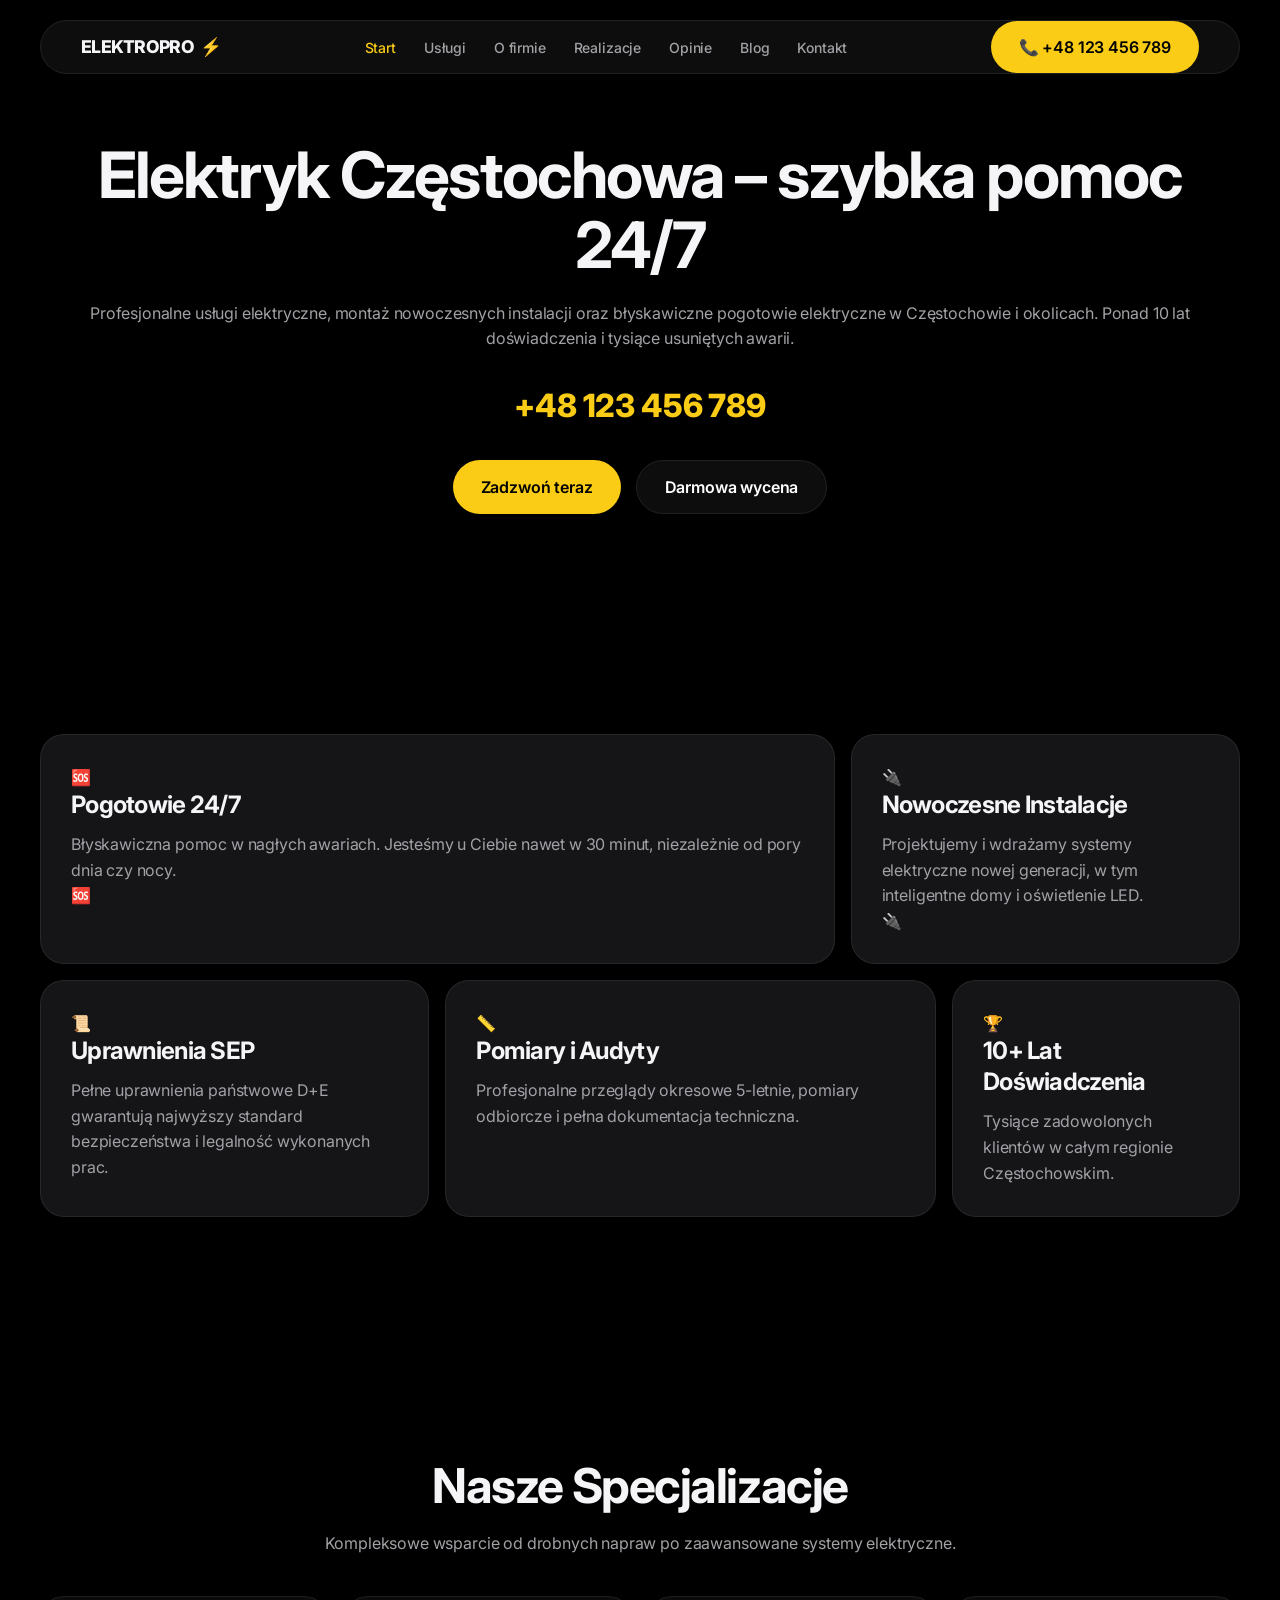
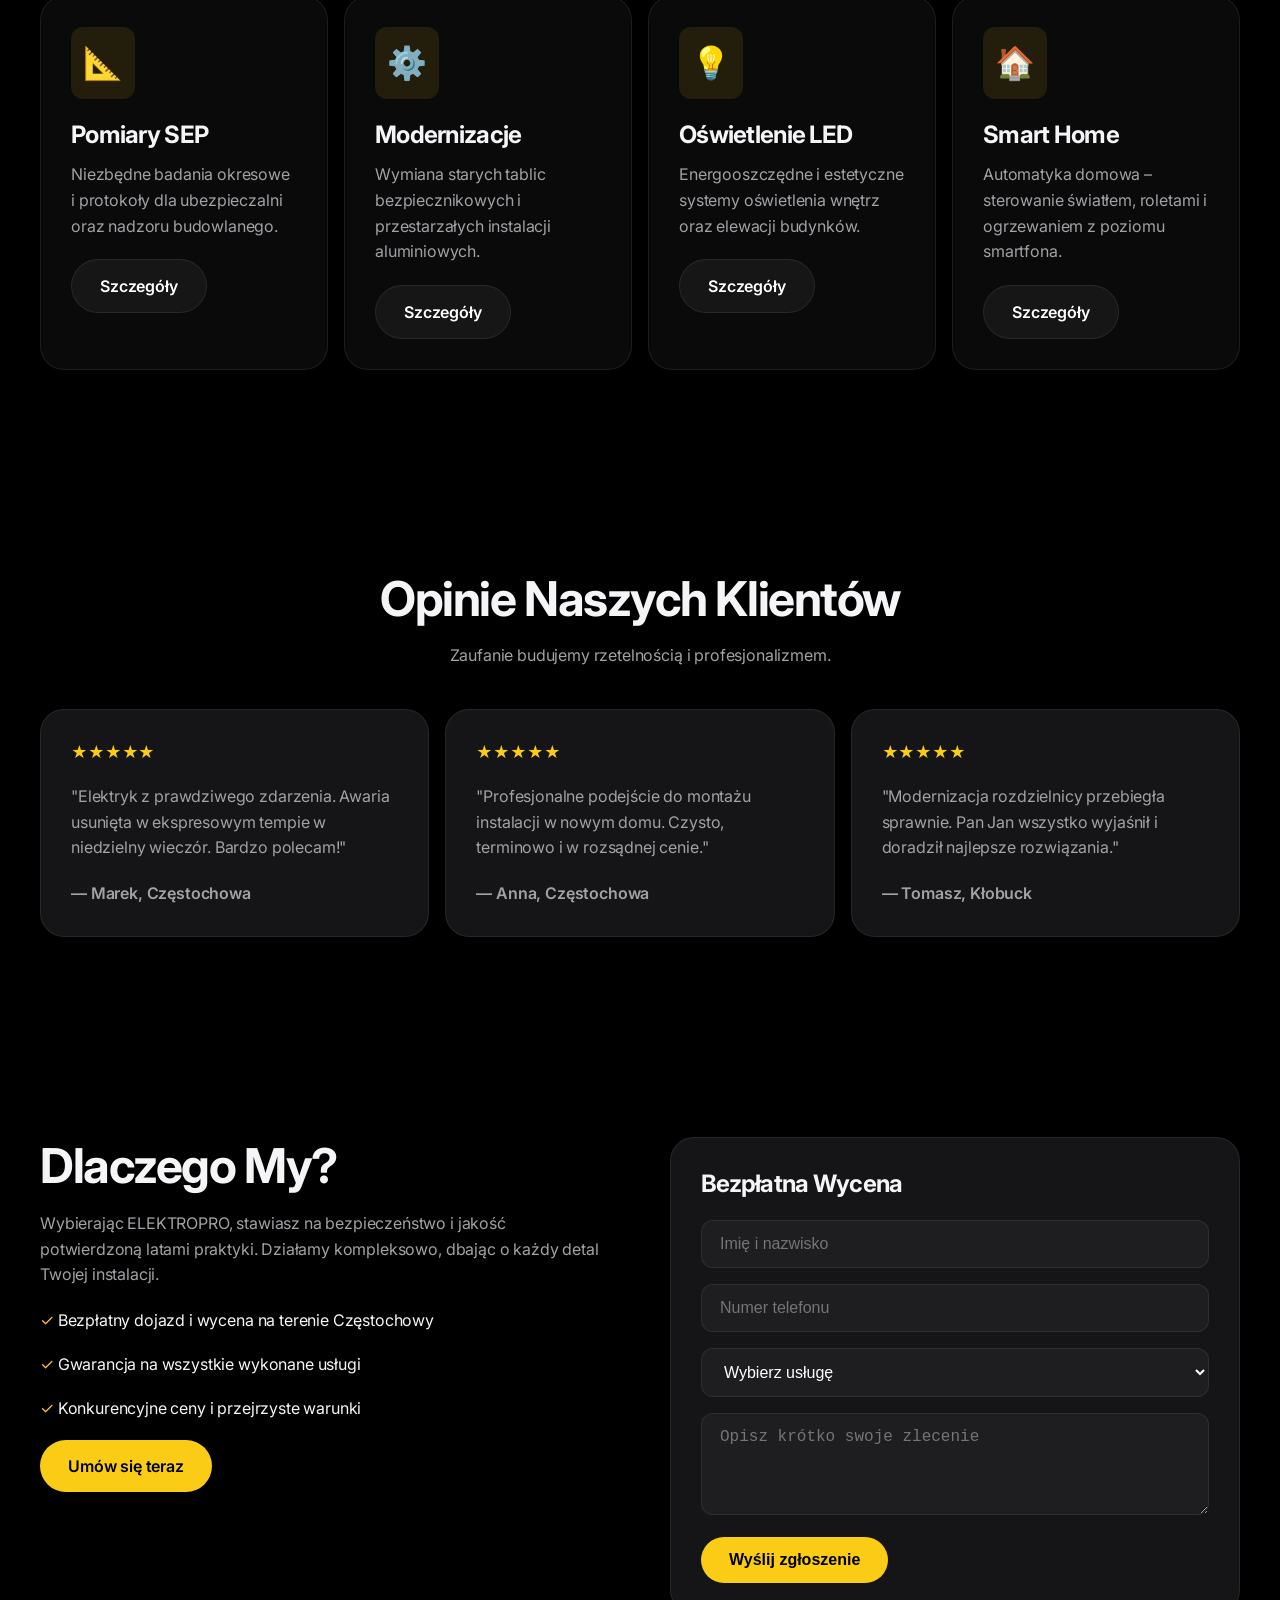
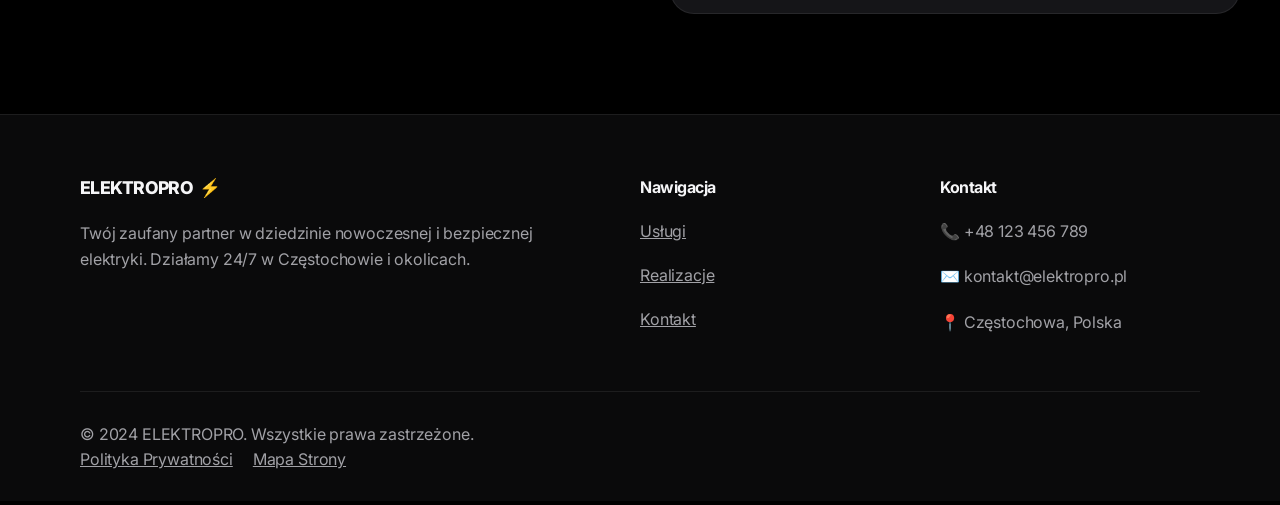
<file: index.html>
<!DOCTYPE html>
<html lang="pl">
<head>
    <meta charset="UTF-8">
    <meta name="viewport" content="width=device-width, initial-scale=1.0">
    <title>ELEKTROPRO | Profesjonalny Elektryk Częstochowa | Pogotowie 24/7</title>
    <meta name="description" content="Szukasz elektryka w Częstochowie? ELEKTROPRO to szybka pomoc 24/7, nowoczesne instalacje, pomiary SEP i modernizacje. Gwarancja bezpieczeństwa i profesjonalizmu.">
    <link rel="stylesheet" href="css/style.css">
    <link rel="icon" href="data:image/svg+xml,<svg xmlns=%22http://www.w3.org/2000/svg%22 viewBox=%220 0 100 100%22><text y=%22.9em%22 font-size=%2290%22>⚡</text></svg>">
    <script type="application/ld+json">
    {
      "@context": "https://schema.org",
      "@type": "Electrician",
      "name": "ELEKTROPRO – Elektryk Częstochowa",
      "image": "https://elektropro.pl/img/elektryk-czestochowa.jpg",
      "@id": "https://elektropro.pl",
      "url": "https://elektropro.pl",
      "telephone": "+48123456789",
      "priceRange": "$$",
      "address": {
        "@type": "PostalAddress",
        "streetAddress": "Częstochowska 1",
        "addressLocality": "Częstochowa",
        "postalCode": "42-200",
        "addressCountry": "PL"
      },
      "geo": {
        "@type": "GeoCoordinates",
        "latitude": 50.8118,
        "longitude": 19.1203
      },
      "openingHoursSpecification": {
        "@type": "OpeningHoursSpecification",
        "dayOfWeek": [
          "Monday",
          "Tuesday",
          "Wednesday",
          "Thursday",
          "Friday",
          "Saturday",
          "Sunday"
        ],
        "opens": "00:00",
        "closes": "23:59"
      },
      "areaServed": [
        { "@type": "City", "name": "Częstochowa" },
        { "@type": "City", "name": "Kłobuck" },
        { "@type": "City", "name": "Blachownia" }
      ],
      "description": "Profesjonalny elektryk w Częstochowie. Pogotowie elektryczne 24h, pomiary SEP, montaż instalacji i modernizacje."
    }
    </script>
    <meta property="og:title" content="ELEKTROPRO | Elektryk Częstochowa | Pogotowie 24/7">
    <meta property="og:description" content="Szybka pomoc elektryczna 24h w Częstochowie. Instalacje, pomiary, modernizacje.">
    <meta property="og:image" content="https://images.unsplash.com/photo-1621905251918-48416bd8575a?auto=format&fit=crop&q=80&w=1200">
    <meta property="og:url" content="https://elektropro.pl">
    <meta property="og:type" content="website">
</head>
<body>
    <header>
        <nav class="container">
            <a href="index.html" class="logo">ELEKTROPRO<span>⚡</span></a>
            <ul class="nav-links">
                <li><a href="index.html" class="active">Start</a></li>
                <li><a href="uslugi.html">Usługi</a></li>
                <li><a href="o-mnie.html">O firmie</a></li>
                <li><a href="realizacje.html">Realizacje</a></li>
                <li><a href="opinie.html">Opinie</a></li>
                <li><a href="blog.html">Blog</a></li>
                <li><a href="kontakt.html">Kontakt</a></li>
            </ul>
            <div class="header-btns">
                <a href="tel:+48123456789" class="btn btn-primary">📞 +48 123 456 789</a>
            </div>
            <div class="burger">
                <span></span>
                <span></span>
                <span></span>
            </div>
        </nav>
    </header>

    <main>
        <section class="hero overlay" style="background-image: url('https://images.unsplash.com/photo-1621905251918-48416bd8575a?auto=format&fit=crop&q=80&w=1920');" role="img" aria-label="Elektryk Częstochowa przy pracy">
            <div class="container">
                <h1 class="fade-up">Elektryk Częstochowa – szybka pomoc 24/7</h1>
                <p class="hero-sub fade-up">Profesjonalne usługi elektryczne, montaż nowoczesnych instalacji oraz błyskawiczne pogotowie elektryczne w Częstochowie i okolicach. Ponad 10 lat doświadczenia i tysiące usuniętych awarii.</p>
                <a href="tel:+48123456789" class="phone-large fade-up">+48 123 456 789</a>
                <div class="hero-btns fade-up">
                    <a href="tel:+48123456789" class="btn btn-primary">Zadzwoń teraz</a>
                    <a href="#wycena" class="btn btn-secondary">Darmowa wycena</a>
                </div>
            </div>
        </section>

        <section class="container py-section">
            <div class="bento-grid">
                <div class="bento-item bento-1 fade-up">
                    <span class="icon">🆘</span>
                    <h3>Pogotowie 24/7</h3>
                    <p>Błyskawiczna pomoc w nagłych awariach. Jesteśmy u Ciebie nawet w 30 minut, niezależnie od pory dnia czy nocy.</p>
                    <div class="icon-bg">🆘</div>
                </div>
                <div class="bento-item bento-2 fade-up">
                    <span class="icon">🔌</span>
                    <h3>Nowoczesne Instalacje</h3>
                    <p>Projektujemy i wdrażamy systemy elektryczne nowej generacji, w tym inteligentne domy i oświetlenie LED.</p>
                    <div class="icon-bg">🔌</div>
                </div>
                <div class="bento-item bento-3 fade-up">
                    <span class="icon">📜</span>
                    <h3>Uprawnienia SEP</h3>
                    <p>Pełne uprawnienia państwowe D+E gwarantują najwyższy standard bezpieczeństwa i legalność wykonanych prac.</p>
                </div>
                <div class="bento-item bento-4 fade-up">
                    <span class="icon">📏</span>
                    <h3>Pomiary i Audyty</h3>
                    <p>Profesjonalne przeglądy okresowe 5-letnie, pomiary odbiorcze i pełna dokumentacja techniczna.</p>
                </div>
                <div class="bento-item bento-5 fade-up">
                    <span class="icon">🏆</span>
                    <h3>10+ Lat Doświadczenia</h3>
                    <p>Tysiące zadowolonych klientów w całym regionie Częstochowskim.</p>
                </div>
            </div>
        </section>

        <section class="container py-section">
            <div class="section-head text-center mb-40 fade-up">
                <h2>Nasze Specjalizacje</h2>
                <p class="text-dim">Kompleksowe wsparcie od drobnych napraw po zaawansowane systemy elektryczne.</p>
            </div>
            <div class="services-compact">
                <div class="service-box fade-up">
                    <span class="icon">📐</span>
                    <h3>Pomiary SEP</h3>
                    <p class="text-dim">Niezbędne badania okresowe i protokoły dla ubezpieczalni oraz nadzoru budowlanego.</p>
                    <a href="pomiary-elektryczne.html" class="btn btn-secondary" style="margin-top: 20px;">Szczegóły</a>
                </div>
                <div class="service-box fade-up">
                    <span class="icon">⚙️</span>
                    <h3>Modernizacje</h3>
                    <p class="text-dim">Wymiana starych tablic bezpiecznikowych i przestarzałych instalacji aluminiowych.</p>
                    <a href="modernizacja-instalacji.html" class="btn btn-secondary" style="margin-top: 20px;">Szczegóły</a>
                </div>
                <div class="service-box fade-up">
                    <span class="icon">💡</span>
                    <h3>Oświetlenie LED</h3>
                    <p class="text-dim">Energooszczędne i estetyczne systemy oświetlenia wnętrz oraz elewacji budynków.</p>
                    <a href="uslugi.html" class="btn btn-secondary" style="margin-top: 20px;">Szczegóły</a>
                </div>
                <div class="service-box fade-up">
                    <span class="icon">🏠</span>
                    <h3>Smart Home</h3>
                    <p class="text-dim">Automatyka domowa – sterowanie światłem, roletami i ogrzewaniem z poziomu smartfona.</p>
                    <a href="uslugi.html" class="btn btn-secondary" style="margin-top: 20px;">Szczegóły</a>
                </div>
            </div>
        </section>

        <section class="container py-section">
            <div class="section-head text-center mb-40 fade-up">
                <h2>Opinie Naszych Klientów</h2>
                <p class="text-dim">Zaufanie budujemy rzetelnością i profesjonalizmem.</p>
            </div>
            <div class="services-compact">
                <div class="bento-item fade-up">
                    <div class="text-accent mb-20">★★★★★</div>
                    <p class="text-dim mb-20">"Elektryk z prawdziwego zdarzenia. Awaria usunięta w ekspresowym tempie w niedzielny wieczór. Bardzo polecam!"</p>
                    <p style="font-weight: 600;">— Marek, Częstochowa</p>
                </div>
                <div class="bento-item fade-up">
                    <div class="text-accent mb-20">★★★★★</div>
                    <p class="text-dim mb-20">"Profesjonalne podejście do montażu instalacji w nowym domu. Czysto, terminowo i w rozsądnej cenie."</p>
                    <p style="font-weight: 600;">— Anna, Częstochowa</p>
                </div>
                <div class="bento-item fade-up">
                    <div class="text-accent mb-20">★★★★★</div>
                    <p class="text-dim mb-20">"Modernizacja rozdzielnicy przebiegła sprawnie. Pan Jan wszystko wyjaśnił i doradził najlepsze rozwiązania."</p>
                    <p style="font-weight: 600;">— Tomasz, Kłobuck</p>
                </div>
            </div>
        </section>

        <section class="container py-section">
            <div class="grid-2">
                <div class="fade-up">
                    <h2>Dlaczego My?</h2>
                    <p class="text-dim mb-20">Wybierając ELEKTROPRO, stawiasz na bezpieczeństwo i jakość potwierdzoną latami praktyki. Działamy kompleksowo, dbając o każdy detal Twojej instalacji.</p>
                    <ul style="list-style: none;">
                        <li class="mb-20"><span class="text-accent">✓</span> Bezpłatny dojazd i wycena na terenie Częstochowy</li>
                        <li class="mb-20"><span class="text-accent">✓</span> Gwarancja na wszystkie wykonane usługi</li>
                        <li class="mb-20"><span class="text-accent">✓</span> Konkurencyjne ceny i przejrzyste warunki</li>
                    </ul>
                    <a href="tel:+48123456789" class="btn btn-primary">Umów się teraz</a>
                </div>
                <div class="form-card fade-up" id="wycena">
                    <h3 class="mb-20">Bezpłatna Wycena</h3>
                    <form>
                        <input type="text" placeholder="Imię i nazwisko" required>
                        <input type="tel" placeholder="Numer telefonu" required>
                        <select>
                            <option>Wybierz usługę</option>
                            <option>Nagła awaria</option>
                            <option>Nowa instalacja</option>
                            <option>Pomiary SEP</option>
                            <option>Inne</option>
                        </select>
                        <textarea placeholder="Opisz krótko swoje zlecenie" rows="4"></textarea>
                        <button type="submit" class="btn btn-primary">Wyślij zgłoszenie</button>
                    </form>
                </div>
            </div>
        </section>
    </main>

    <footer>
        <div class="container">
            <div class="footer-grid">
                <div>
                    <a href="index.html" class="logo mb-20">ELEKTROPRO<span>⚡</span></a>
                    <p class="text-dim">Twój zaufany partner w dziedzinie nowoczesnej i bezpiecznej elektryki. Działamy 24/7 w Częstochowie i okolicach.</p>
                </div>
                <div>
                    <h4 class="mb-20">Nawigacja</h4>
                    <ul style="list-style: none;">
                        <li class="mb-20"><a href="uslugi.html" class="text-dim">Usługi</a></li>
                        <li class="mb-20"><a href="realizacje.html" class="text-dim">Realizacje</a></li>
                        <li class="mb-20"><a href="kontakt.html" class="text-dim">Kontakt</a></li>
                    </ul>
                </div>
                <div>
                    <h4 class="mb-20">Kontakt</h4>
                    <p class="text-dim mb-20">📞 +48 123 456 789</p>
                    <p class="text-dim mb-20">✉️ kontakt@elektropro.pl</p>
                    <p class="text-dim">📍 Częstochowa, Polska</p>
                </div>
            </div>
            <div class="footer-bottom">
                <p>&copy; 2024 ELEKTROPRO. Wszystkie prawa zastrzeżone.</p>
                <div style="display: flex; gap: 20px;">
                    <a href="polityka-prywatnosci.html" class="text-dim">Polityka Prywatności</a>
                    <a href="sitemap.xml" class="text-dim">Mapa Strony</a>
                </div>
            </div>
        </div>
    </footer>

    <div class="sticky-cta">
        <a href="tel:+48123456789" class="btn btn-primary">📞 Zadzwoń teraz</a>
    </div>

    <script src="js/script.js"></script>
</body>
</html>
</file>
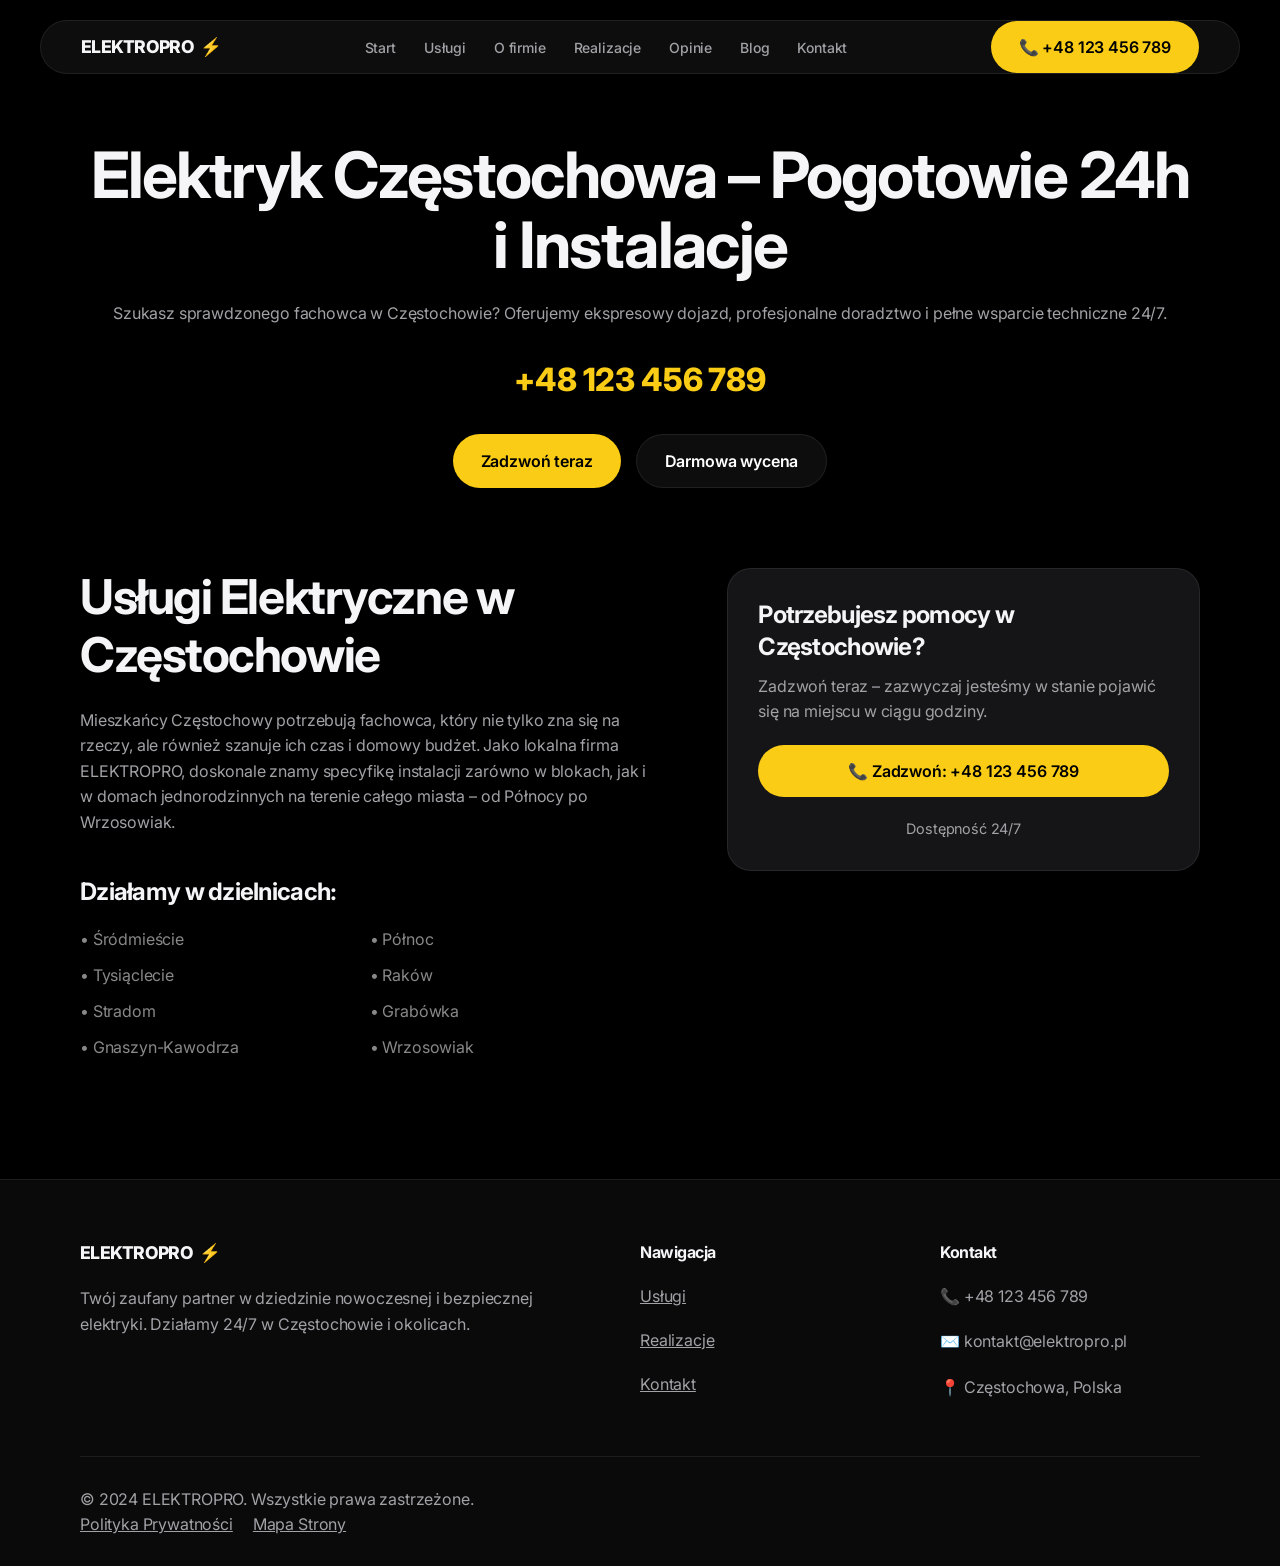
<file: elektryk-czestochowa.html>
<!DOCTYPE html>
<html lang="pl">
<head>
    <meta charset="UTF-8">
    <meta name="viewport" content="width=device-width, initial-scale=1.0">
    <title>Dobry Elektryk Częstochowa 24/7 – Szybka Pomoc i Montaż | ELEKTROPRO</title>
    <meta name="description" content="Szukasz dobrego elektryka w Częstochowie? ELEKTROPRO to gwarancja bezpieczeństwa, szybki dojazd do awarii i profesjonalne instalacje. Sprawdź nas!">
    <link rel="stylesheet" href="css/style.css">
    <link rel="icon" href="data:image/svg+xml,<svg xmlns=%22http://www.w3.org/2000/svg%22 viewBox=%220 0 100 100%22><text y=%22.9em%22 font-size=%2290%22>⚡</text></svg>">
</head>
<body>
    <header>
        <nav class="container">
            <a href="index.html" class="logo">ELEKTROPRO<span>⚡</span></a>
            <ul class="nav-links">
                <li><a href="index.html">Start</a></li>
                <li><a href="uslugi.html">Usługi</a></li>
                <li><a href="o-mnie.html">O firmie</a></li>
                <li><a href="realizacje.html">Realizacje</a></li>
                <li><a href="opinie.html">Opinie</a></li>
                <li><a href="blog.html">Blog</a></li>
                <li><a href="kontakt.html">Kontakt</a></li>
            </ul>
            <div class="header-btns">
                <a href="tel:+48123456789" class="btn btn-primary">📞 +48 123 456 789</a>
            </div>
            <div class="burger">
                <span></span>
                <span></span>
                <span></span>
            </div>
        </nav>
    </header>

    <main>
        <section class="hero overlay" style="background-image: url('https://placehold.jp/24/121214/ffffff/1920x1080.png?text=Elektryk+Czestochowa');">
            <div class="container">
                <h1 class="fade-up">Elektryk Częstochowa – Pogotowie 24h i Instalacje</h1>
                <p class="hero-sub fade-up">Szukasz sprawdzonego fachowca w Częstochowie? Oferujemy ekspresowy dojazd, profesjonalne doradztwo i pełne wsparcie techniczne 24/7.</p>
                <a href="tel:+48123456789" class="phone-large fade-up">+48 123 456 789</a>
                <div class="hero-btns fade-up">
                    <a href="tel:+48123456789" class="btn btn-primary">Zadzwoń teraz</a>
                    <a href="kontakt.html" class="btn btn-secondary">Darmowa wycena</a>
                </div>
            </div>
        </section>

        <section class="container fade-up" style="margin-bottom: 120px;">
            <div class="grid-2" style="display: grid; grid-template-columns: 1.2fr 1fr; gap: 80px; align-items: start;">
                <div>
                    <h2 style="margin-bottom: 24px;">Usługi Elektryczne w Częstochowie</h2>
                    <p class="text-dim mb-20">Mieszkańcy Częstochowy potrzebują fachowca, który nie tylko zna się na rzeczy, ale również szanuje ich czas i domowy budżet. Jako lokalna firma ELEKTROPRO, doskonale znamy specyfikę instalacji zarówno w blokach, jak i w domach jednorodzinnych na terenie całego miasta – od Północy po Wrzosowiak.</p>

                    <h3 style="margin-top: 40px; margin-bottom: 20px;">Działamy w dzielnicach:</h3>
                    <div style="display: grid; grid-template-columns: 1fr 1fr; gap: 12px; color: #888;">
                        <div>• Śródmieście</div>
                        <div>• Północ</div>
                        <div>• Tysiąclecie</div>
                        <div>• Raków</div>
                        <div>• Stradom</div>
                        <div>• Grabówka</div>
                        <div>• Gnaszyn-Kawodrza</div>
                        <div>• Wrzosowiak</div>
                    </div>
                </div>
                <div class="form-card">
                    <h3>Potrzebujesz pomocy w Częstochowie?</h3>
                    <p class="text-dim mb-20">Zadzwoń teraz – zazwyczaj jesteśmy w stanie pojawić się na miejscu w ciągu godziny.</p>
                    <a href="tel:+48123456789" class="btn btn-primary" style="width: 100%; display: block; text-align: center;">📞 Zadzwoń: +48 123 456 789</a>
                    <p style="text-align: center; margin-top: 20px; font-size: 0.9rem;" class="text-dim">Dostępność 24/7</p>
                </div>
            </div>
        </section>
    </main>

    <footer>
        <div class="container">
            <div class="footer-grid">
                <div>
                    <a href="index.html" class="logo mb-20">ELEKTROPRO<span>⚡</span></a>
                    <p class="text-dim">Twój zaufany partner w dziedzinie nowoczesnej i bezpiecznej elektryki. Działamy 24/7 w Częstochowie i okolicach.</p>
                </div>
                <div>
                    <h4 class="mb-20">Nawigacja</h4>
                    <ul style="list-style: none;">
                        <li class="mb-20"><a href="uslugi.html" class="text-dim">Usługi</a></li>
                        <li class="mb-20"><a href="realizacje.html" class="text-dim">Realizacje</a></li>
                        <li class="mb-20"><a href="kontakt.html" class="text-dim">Kontakt</a></li>
                    </ul>
                </div>
                <div>
                    <h4 class="mb-20">Kontakt</h4>
                    <p class="text-dim mb-20">📞 +48 123 456 789</p>
                    <p class="text-dim mb-20">✉️ kontakt@elektropro.pl</p>
                    <p class="text-dim">📍 Częstochowa, Polska</p>
                </div>
            </div>
            <div class="footer-bottom">
                <p>&copy; 2024 ELEKTROPRO. Wszystkie prawa zastrzeżone.</p>
                <div style="display: flex; gap: 20px;">
                    <a href="polityka-prywatnosci.html" class="text-dim">Polityka Prywatności</a>
                    <a href="sitemap.xml" class="text-dim">Mapa Strony</a>
                </div>
            </div>
        </div>
    </footer>

    <div class="sticky-cta">
        <a href="tel:+48123456789" class="btn btn-primary">📞 Zadzwoń teraz</a>
    </div>

    <script src="js/script.js"></script>
</body>
</html>
</file>
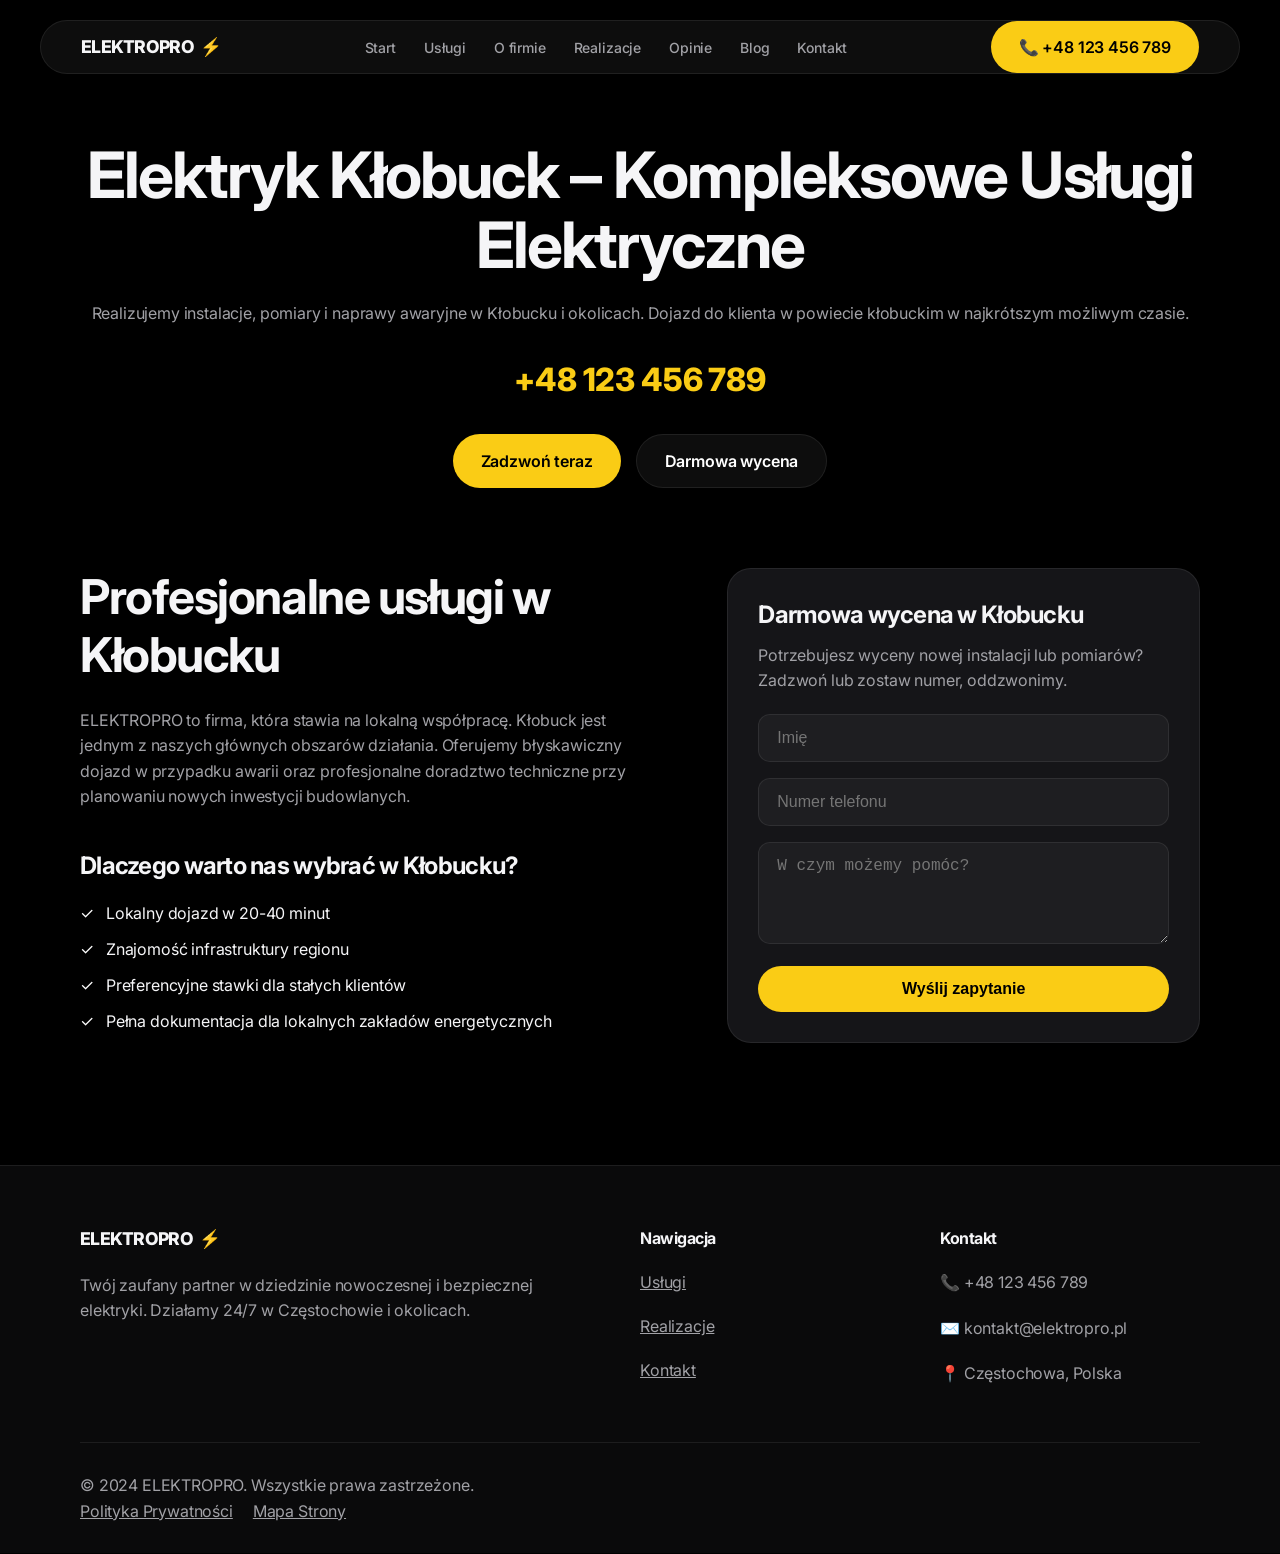
<file: elektryk-klobuck.html>
<!DOCTYPE html>
<html lang="pl">
<head>
    <meta charset="UTF-8">
    <meta name="viewport" content="width=device-width, initial-scale=1.0">
    <title>Elektryk Kłobuck | Usługi i Pogotowie Elektryczne | ELEKTROPRO</title>
    <meta name="description" content="Szukasz elektryka w Kłobucku? ELEKTROPRO oferuje szybki dojazd, nowoczesne instalacje i pełen zakres usług elektrycznych. Zadzwoń po darmową wycenę.">
    <link rel="stylesheet" href="css/style.css">
    <link rel="icon" href="data:image/svg+xml,<svg xmlns=%22http://www.w3.org/2000/svg%22 viewBox=%220 0 100 100%22><text y=%22.9em%22 font-size=%2290%22>⚡</text></svg>">
</head>
<body>
    <header>
        <nav class="container">
            <a href="index.html" class="logo">ELEKTROPRO<span>⚡</span></a>
            <ul class="nav-links">
                <li><a href="index.html">Start</a></li>
                <li><a href="uslugi.html">Usługi</a></li>
                <li><a href="o-mnie.html">O firmie</a></li>
                <li><a href="realizacje.html">Realizacje</a></li>
                <li><a href="opinie.html">Opinie</a></li>
                <li><a href="blog.html">Blog</a></li>
                <li><a href="kontakt.html">Kontakt</a></li>
            </ul>
            <div class="header-btns">
                <a href="tel:+48123456789" class="btn btn-primary">📞 +48 123 456 789</a>
            </div>
            <div class="burger">
                <span></span>
                <span></span>
                <span></span>
            </div>
        </nav>
    </header>

    <main>
        <section class="hero overlay" style="background-image: url('https://placehold.jp/24/121214/ffffff/1920x1080.png?text=Elektryk+Klobuck');">
            <div class="container">
                <h1 class="fade-up">Elektryk Kłobuck – Kompleksowe Usługi Elektryczne</h1>
                <p class="hero-sub fade-up">Realizujemy instalacje, pomiary i naprawy awaryjne w Kłobucku i okolicach. Dojazd do klienta w powiecie kłobuckim w najkrótszym możliwym czasie.</p>
                <a href="tel:+48123456789" class="phone-large fade-up">+48 123 456 789</a>
                <div class="hero-btns fade-up">
                    <a href="tel:+48123456789" class="btn btn-primary">Zadzwoń teraz</a>
                    <a href="kontakt.html" class="btn btn-secondary">Darmowa wycena</a>
                </div>
            </div>
        </section>

        <section class="container fade-up" style="margin-bottom: 120px;">
            <div class="grid-2" style="display: grid; grid-template-columns: 1.2fr 1fr; gap: 80px; align-items: start;">
                <div>
                    <h2 style="margin-bottom: 24px;">Profesjonalne usługi w Kłobucku</h2>
                    <p class="text-dim mb-20">ELEKTROPRO to firma, która stawia na lokalną współpracę. Kłobuck jest jednym z naszych głównych obszarów działania. Oferujemy błyskawiczny dojazd w przypadku awarii oraz profesjonalne doradztwo techniczne przy planowaniu nowych inwestycji budowlanych.</p>

                    <h3 style="margin-top: 40px; margin-bottom: 20px;">Dlaczego warto nas wybrać w Kłobucku?</h3>
                    <ul style="list-style: none;">
                        <li style="margin-bottom: 12px; display: flex; align-items: center; gap: 12px;"><span style="color:#fff;">✓</span> Lokalny dojazd w 20-40 minut</li>
                        <li style="margin-bottom: 12px; display: flex; align-items: center; gap: 12px;"><span style="color:#fff;">✓</span> Znajomość infrastruktury regionu</li>
                        <li style="margin-bottom: 12px; display: flex; align-items: center; gap: 12px;"><span style="color:#fff;">✓</span> Preferencyjne stawki dla stałych klientów</li>
                        <li style="margin-bottom: 12px; display: flex; align-items: center; gap: 12px;"><span style="color:#fff;">✓</span> Pełna dokumentacja dla lokalnych zakładów energetycznych</li>
                    </ul>
                </div>
                <div class="form-card">
                    <h3>Darmowa wycena w Kłobucku</h3>
                    <p class="text-dim mb-20">Potrzebujesz wyceny nowej instalacji lub pomiarów? Zadzwoń lub zostaw numer, oddzwonimy.</p>
                    <form action="#">
                        <input type="text" placeholder="Imię" required>
                        <input type="tel" placeholder="Numer telefonu" required>
                        <textarea placeholder="W czym możemy pomóc?" rows="4"></textarea>
                        <button type="submit" class="btn btn-primary" style="width: 100%;">Wyślij zapytanie</button>
                    </form>
                </div>
            </div>
        </section>
    </main>

    <footer>
        <div class="container">
            <div class="footer-grid">
                <div>
                    <a href="index.html" class="logo mb-20">ELEKTROPRO<span>⚡</span></a>
                    <p class="text-dim">Twój zaufany partner w dziedzinie nowoczesnej i bezpiecznej elektryki. Działamy 24/7 w Częstochowie i okolicach.</p>
                </div>
                <div>
                    <h4 class="mb-20">Nawigacja</h4>
                    <ul style="list-style: none;">
                        <li class="mb-20"><a href="uslugi.html" class="text-dim">Usługi</a></li>
                        <li class="mb-20"><a href="realizacje.html" class="text-dim">Realizacje</a></li>
                        <li class="mb-20"><a href="kontakt.html" class="text-dim">Kontakt</a></li>
                    </ul>
                </div>
                <div>
                    <h4 class="mb-20">Kontakt</h4>
                    <p class="text-dim mb-20">📞 +48 123 456 789</p>
                    <p class="text-dim mb-20">✉️ kontakt@elektropro.pl</p>
                    <p class="text-dim">📍 Częstochowa, Polska</p>
                </div>
            </div>
            <div class="footer-bottom">
                <p>&copy; 2024 ELEKTROPRO. Wszystkie prawa zastrzeżone.</p>
                <div style="display: flex; gap: 20px;">
                    <a href="polityka-prywatnosci.html" class="text-dim">Polityka Prywatności</a>
                    <a href="sitemap.xml" class="text-dim">Mapa Strony</a>
                </div>
            </div>
        </div>
    </footer>

    <div class="sticky-cta">
        <a href="tel:+48123456789" class="btn btn-primary">📞 Zadzwoń teraz</a>
    </div>

    <script src="js/script.js"></script>
</body>
</html>
</file>
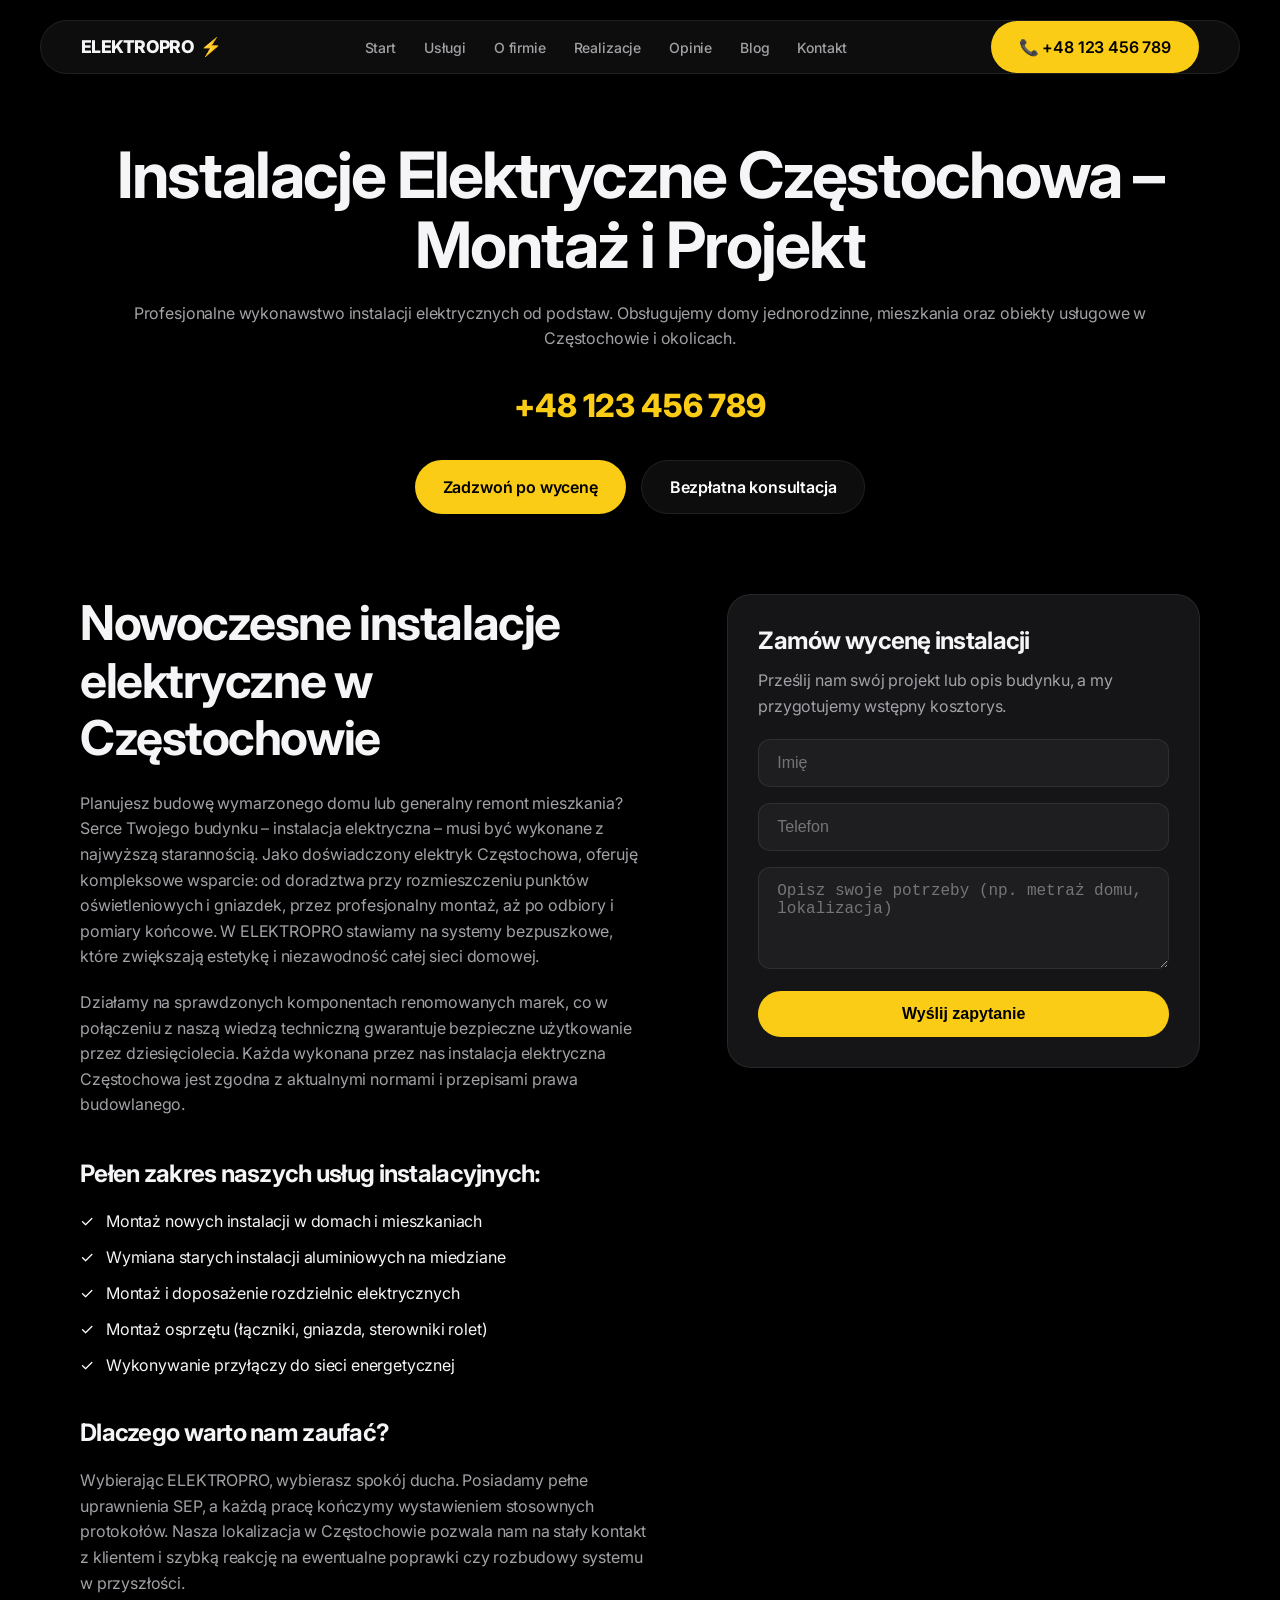
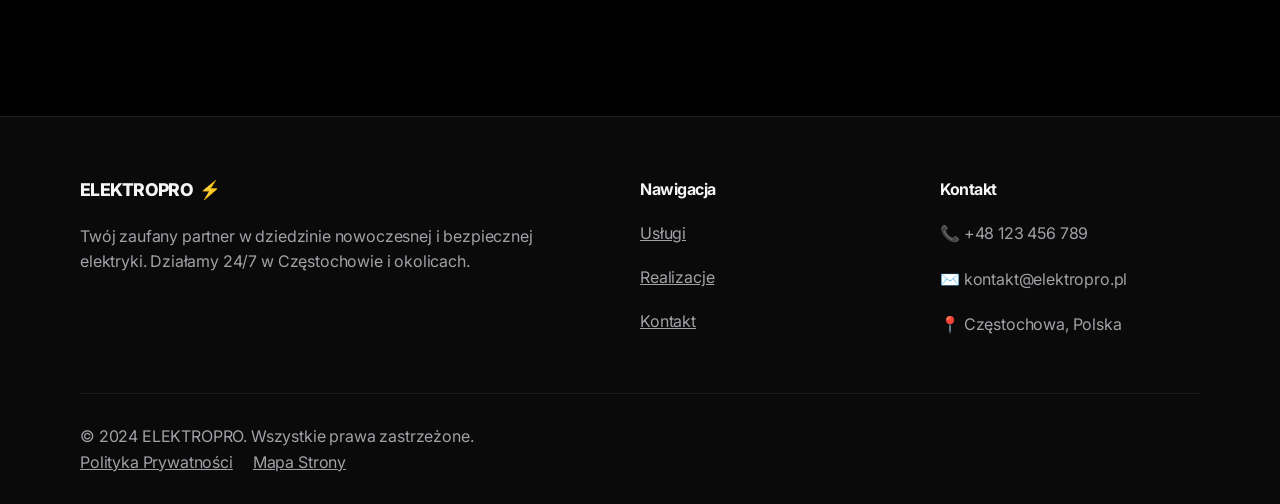
<file: instalacje-elektryczne.html>
<!DOCTYPE html>
<html lang="pl">
<head>
    <meta charset="UTF-8">
    <meta name="viewport" content="width=device-width, initial-scale=1.0">
    <title>Instalacje Elektryczne Częstochowa | ELEKTROPRO</title>
    <meta name="description" content="Profesjonalne projektowanie i montaż instalacji elektrycznych w Częstochowie. Bezpieczeństwo i nowoczesność dla Twojego domu.">
    <link rel="stylesheet" href="css/style.css">
    <link rel="icon" href="data:image/svg+xml,<svg xmlns=%22http://www.w3.org/2000/svg%22 viewBox=%220 0 100 100%22><text y=%22.9em%22 font-size=%2290%22>⚡</text></svg>">
</head>
<body>
    <header>
        <nav class="container">
            <a href="index.html" class="logo">ELEKTROPRO<span>⚡</span></a>
            <ul class="nav-links">
                <li><a href="index.html">Start</a></li>
                <li><a href="uslugi.html">Usługi</a></li>
                <li><a href="o-mnie.html">O firmie</a></li>
                <li><a href="realizacje.html">Realizacje</a></li>
                <li><a href="opinie.html">Opinie</a></li>
                <li><a href="blog.html">Blog</a></li>
                <li><a href="kontakt.html">Kontakt</a></li>
            </ul>
            <div class="header-btns">
                <a href="tel:+48123456789" class="btn btn-primary">📞 +48 123 456 789</a>
            </div>
            <div class="burger">
                <span></span>
                <span></span>
                <span></span>
            </div>
        </nav>
    </header>

    <main>
        <section class="hero overlay" style="background-image: url('https://placehold.jp/24/121214/ffffff/1920x1080.png?text=Instalacje+Elektryczne+Czestochowa');">
            <div class="container">
                <h1 class="fade-up">Instalacje Elektryczne Częstochowa – Montaż i Projekt</h1>
                <p class="hero-sub fade-up">Profesjonalne wykonawstwo instalacji elektrycznych od podstaw. Obsługujemy domy jednorodzinne, mieszkania oraz obiekty usługowe w Częstochowie i okolicach.</p>
                <a href="tel:+48123456789" class="phone-large fade-up">+48 123 456 789</a>
                <div class="hero-btns fade-up">
                    <a href="tel:+48123456789" class="btn btn-primary">Zadzwoń po wycenę</a>
                    <a href="#kontakt" class="btn btn-secondary">Bezpłatna konsultacja</a>
                </div>
            </div>
        </section>

        <section class="container fade-up" style="margin-bottom: 120px;">
            <div class="grid-2" style="display: grid; grid-template-columns: 1.2fr 1fr; gap: 80px; align-items: start;">
                <div>
                    <h2 style="margin-bottom: 24px;">Nowoczesne instalacje elektryczne w Częstochowie</h2>
                    <p class="text-dim mb-20">Planujesz budowę wymarzonego domu lub generalny remont mieszkania? Serce Twojego budynku – instalacja elektryczna – musi być wykonane z najwyższą starannością. Jako doświadczony elektryk Częstochowa, oferuję kompleksowe wsparcie: od doradztwa przy rozmieszczeniu punktów oświetleniowych i gniazdek, przez profesjonalny montaż, aż po odbiory i pomiary końcowe. W ELEKTROPRO stawiamy na systemy bezpuszkowe, które zwiększają estetykę i niezawodność całej sieci domowej.</p>
                    <p class="text-dim mb-20">Działamy na sprawdzonych komponentach renomowanych marek, co w połączeniu z naszą wiedzą techniczną gwarantuje bezpieczne użytkowanie przez dziesięciolecia. Każda wykonana przez nas instalacja elektryczna Częstochowa jest zgodna z aktualnymi normami i przepisami prawa budowlanego.</p>

                    <h3 style="margin-top: 40px; margin-bottom: 20px;">Pełen zakres naszych usług instalacyjnych:</h3>
                    <ul style="list-style: none;">
                        <li style="margin-bottom: 12px; display: flex; align-items: center; gap: 12px;"><span style="color:#fff;">✓</span> Montaż nowych instalacji w domach i mieszkaniach</li>
                        <li style="margin-bottom: 12px; display: flex; align-items: center; gap: 12px;"><span style="color:#fff;">✓</span> Wymiana starych instalacji aluminiowych na miedziane</li>
                        <li style="margin-bottom: 12px; display: flex; align-items: center; gap: 12px;"><span style="color:#fff;">✓</span> Montaż i doposażenie rozdzielnic elektrycznych</li>
                        <li style="margin-bottom: 12px; display: flex; align-items: center; gap: 12px;"><span style="color:#fff;">✓</span> Montaż osprzętu (łączniki, gniazda, sterowniki rolet)</li>
                        <li style="margin-bottom: 12px; display: flex; align-items: center; gap: 12px;"><span style="color:#fff;">✓</span> Wykonywanie przyłączy do sieci energetycznej</li>
                    </ul>

                    <h3 style="margin-top: 40px; margin-bottom: 20px;">Dlaczego warto nam zaufać?</h3>
                    <p class="text-dim">Wybierając ELEKTROPRO, wybierasz spokój ducha. Posiadamy pełne uprawnienia SEP, a każdą pracę kończymy wystawieniem stosownych protokołów. Nasza lokalizacja w Częstochowie pozwala nam na stały kontakt z klientem i szybką reakcję na ewentualne poprawki czy rozbudowy systemu w przyszłości.</p>
                </div>
                <div class="form-card">
                    <h3>Zamów wycenę instalacji</h3>
                    <p class="text-dim mb-20">Prześlij nam swój projekt lub opis budynku, a my przygotujemy wstępny kosztorys.</p>
                    <form action="#">
                        <input type="text" placeholder="Imię" required>
                        <input type="tel" placeholder="Telefon" required>
                        <textarea placeholder="Opisz swoje potrzeby (np. metraż domu, lokalizacja)" rows="4"></textarea>
                        <button type="submit" class="btn btn-primary" style="width: 100%;">Wyślij zapytanie</button>
                    </form>
                </div>
            </div>
        </section>
    </main>

    <footer>
        <div class="container">
            <div class="footer-grid">
                <div>
                    <a href="index.html" class="logo mb-20">ELEKTROPRO<span>⚡</span></a>
                    <p class="text-dim">Twój zaufany partner w dziedzinie nowoczesnej i bezpiecznej elektryki. Działamy 24/7 w Częstochowie i okolicach.</p>
                </div>
                <div>
                    <h4 class="mb-20">Nawigacja</h4>
                    <ul style="list-style: none;">
                        <li class="mb-20"><a href="uslugi.html" class="text-dim">Usługi</a></li>
                        <li class="mb-20"><a href="realizacje.html" class="text-dim">Realizacje</a></li>
                        <li class="mb-20"><a href="kontakt.html" class="text-dim">Kontakt</a></li>
                    </ul>
                </div>
                <div>
                    <h4 class="mb-20">Kontakt</h4>
                    <p class="text-dim mb-20">📞 +48 123 456 789</p>
                    <p class="text-dim mb-20">✉️ kontakt@elektropro.pl</p>
                    <p class="text-dim">📍 Częstochowa, Polska</p>
                </div>
            </div>
            <div class="footer-bottom">
                <p>&copy; 2024 ELEKTROPRO. Wszystkie prawa zastrzeżone.</p>
                <div style="display: flex; gap: 20px;">
                    <a href="polityka-prywatnosci.html" class="text-dim">Polityka Prywatności</a>
                    <a href="sitemap.xml" class="text-dim">Mapa Strony</a>
                </div>
            </div>
        </div>
    </footer>

    <div class="sticky-cta">
        <a href="tel:+48123456789" class="btn btn-primary">📞 Zadzwoń teraz</a>
    </div>

    <script src="js/script.js"></script>
</body>
</html>
</file>
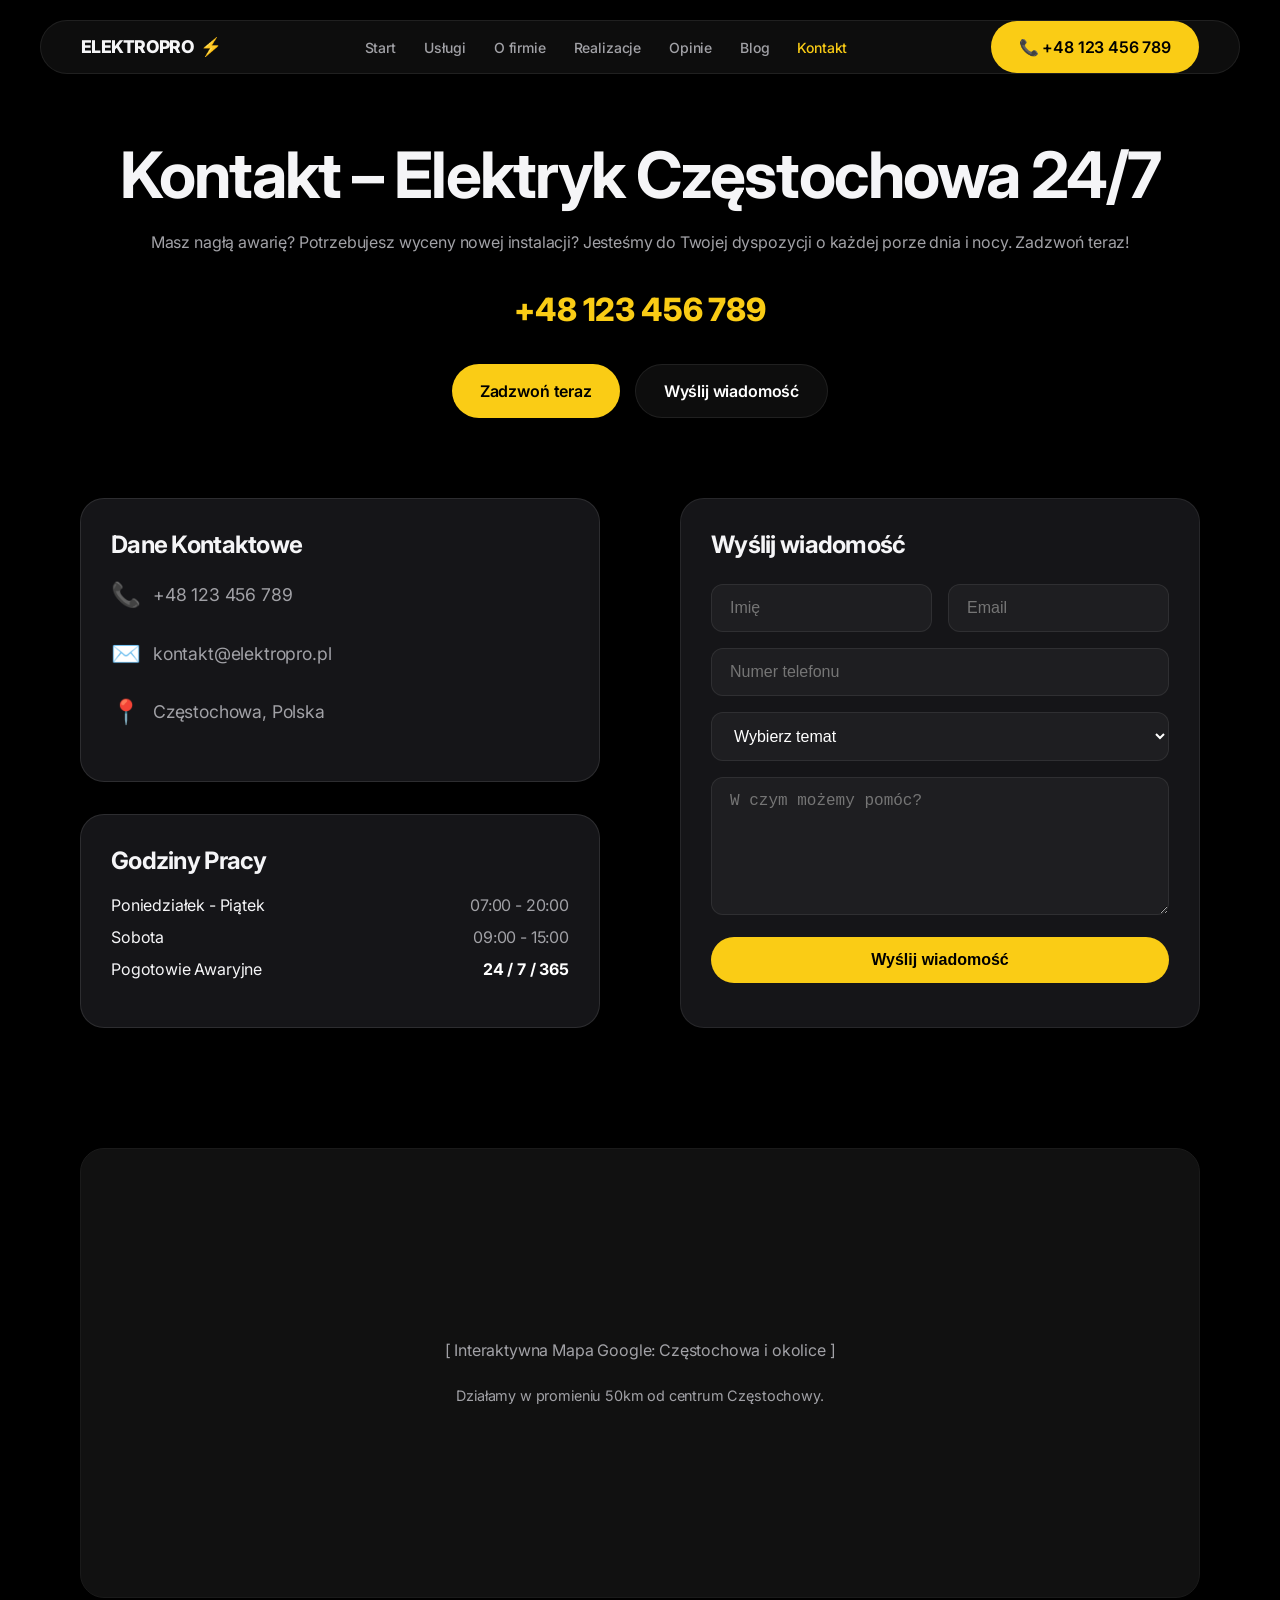
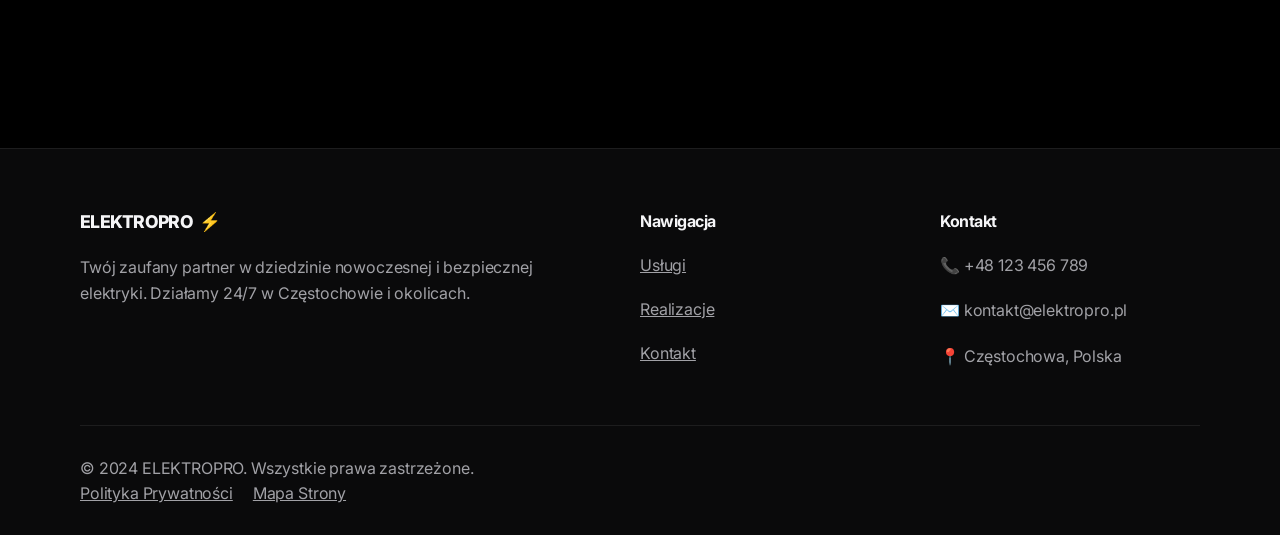
<file: kontakt.html>
<!DOCTYPE html>
<html lang="pl">
<head>
    <meta charset="UTF-8">
    <meta name="viewport" content="width=device-width, initial-scale=1.0">
    <title>Kontakt | ELEKTROPRO Częstochowa</title>
    <meta name="description" content="Masz awarię? Potrzebujesz wyceny? Skontaktuj się z ELEKTROPRO. Działamy 24/7 w Częstochowie i okolicach.">
    <link rel="stylesheet" href="css/style.css">
    <link rel="icon" href="data:image/svg+xml,<svg xmlns=%22http://www.w3.org/2000/svg%22 viewBox=%220 0 100 100%22><text y=%22.9em%22 font-size=%2290%22>⚡</text></svg>">
</head>
<body>
    <header>
        <nav class="container">
            <a href="index.html" class="logo">ELEKTROPRO<span>⚡</span></a>
            <ul class="nav-links">
                <li><a href="index.html">Start</a></li>
                <li><a href="uslugi.html">Usługi</a></li>
                <li><a href="o-mnie.html">O firmie</a></li>
                <li><a href="realizacje.html">Realizacje</a></li>
                <li><a href="opinie.html">Opinie</a></li>
                <li><a href="blog.html">Blog</a></li>
                <li><a href="kontakt.html" class="active">Kontakt</a></li>
            </ul>
            <div class="header-btns">
                <a href="tel:+48123456789" class="btn btn-primary">📞 +48 123 456 789</a>
            </div>
            <div class="burger">
                <span></span>
                <span></span>
                <span></span>
            </div>
        </nav>
    </header>

    <main>
        <section class="hero overlay" style="background-image: url('https://images.unsplash.com/photo-1534536281715-e28d76689b4d?auto=format&fit=crop&q=80&w=1920');">
            <div class="container">
                <h1 class="fade-up">Kontakt – Elektryk Częstochowa 24/7</h1>
                <p class="hero-sub fade-up">Masz nagłą awarię? Potrzebujesz wyceny nowej instalacji? Jesteśmy do Twojej dyspozycji o każdej porze dnia i nocy. Zadzwoń teraz!</p>
                <a href="tel:+48123456789" class="phone-large fade-up">+48 123 456 789</a>
                <div class="hero-btns fade-up">
                    <a href="tel:+48123456789" class="btn btn-primary">Zadzwoń teraz</a>
                    <a href="#formularz" class="btn btn-secondary">Wyślij wiadomość</a>
                </div>
            </div>
        </section>

        <section class="container fade-up" style="margin-bottom: 120px;">
            <div class="grid-2" style="display: grid; grid-template-columns: 1fr 1fr; gap: 80px;">
                <div>
                    <div class="bento-item" style="margin-bottom: 32px; border-color: rgba(255,255,255,0.1);">
                        <h3 style="margin-bottom: 16px;">Dane Kontaktowe</h3>
                        <p class="text-dim mb-20" style="font-size: 1.1rem; display: flex; align-items: center; gap: 12px;">
                            <span style="font-size: 1.5rem;">📞</span> +48 123 456 789
                        </p>
                        <p class="text-dim mb-20" style="font-size: 1.1rem; display: flex; align-items: center; gap: 12px;">
                            <span style="font-size: 1.5rem;">✉️</span> kontakt@elektropro.pl
                        </p>
                        <p class="text-dim mb-20" style="font-size: 1.1rem; display: flex; align-items: center; gap: 12px;">
                            <span style="font-size: 1.5rem;">📍</span> Częstochowa, Polska
                        </p>
                    </div>

                    <div class="bento-item" style="border-color: rgba(255,255,255,0.1);">
                        <h3 style="margin-bottom: 16px;">Godziny Pracy</h3>
                        <div style="display: flex; justify-content: space-between; margin-bottom: 8px;">
                            <span>Poniedziałek - Piątek</span>
                            <span class="text-dim">07:00 - 20:00</span>
                        </div>
                        <div style="display: flex; justify-content: space-between; margin-bottom: 8px;">
                            <span>Sobota</span>
                            <span class="text-dim">09:00 - 15:00</span>
                        </div>
                        <div style="display: flex; justify-content: space-between; margin-bottom: 16px;">
                            <span>Pogotowie Awaryjne</span>
                            <span style="color: #fff; font-weight: bold;">24 / 7 / 365</span>
                        </div>
                    </div>
                </div>

                <div class="form-card">
                    <h3 style="margin-bottom: 24px;">Wyślij wiadomość</h3>
                    <form action="#">
                        <div style="display: grid; grid-template-columns: 1fr 1fr; gap: 16px; margin-bottom: 16px;">
                            <input type="text" placeholder="Imię" required style="margin-bottom: 0;">
                            <input type="email" placeholder="Email" required style="margin-bottom: 0;">
                        </div>
                        <input type="tel" placeholder="Numer telefonu" required>
                        <select>
                            <option>Wybierz temat</option>
                            <option>Nagła awaria</option>
                            <option>Nowa instalacja</option>
                            <option>Pomiary i przegląd</option>
                            <option>Inne</option>
                        </select>
                        <textarea placeholder="W czym możemy pomóc?" rows="6"></textarea>
                        <button type="submit" class="btn btn-primary" style="width: 100%;">Wyślij wiadomość</button>
                    </form>
                </div>
            </div>
        </section>

        <section class="container fade-up" style="margin-bottom: 150px;">
            <div style="width: 100%; height: 450px; background: #111; border-radius: 24px; overflow: hidden; border: 1px solid #1a1a1a;">
                <!-- Tutaj powinna być mapa, używamy placeholderu dla czystości kodu -->
                <div style="width: 100%; height: 100%; display: flex; align-items: center; justify-content: center; color: #333; font-size: 1.2rem; text-align: center; padding: 40px;">
                    <div>
                        <p style="margin-bottom: 20px;">[ Interaktywna Mapa Google: Częstochowa i okolice ]</p>
                        <p class="text-dim" style="font-size: 0.9rem;">Działamy w promieniu 50km od centrum Częstochowy.</p>
                    </div>
                </div>
            </div>
        </section>
    </main>

    <footer>
        <div class="container">
            <div class="footer-grid">
                <div>
                    <a href="index.html" class="logo mb-20">ELEKTROPRO<span>⚡</span></a>
                    <p class="text-dim">Twój zaufany partner w dziedzinie nowoczesnej i bezpiecznej elektryki. Działamy 24/7 w Częstochowie i okolicach.</p>
                </div>
                <div>
                    <h4 class="mb-20">Nawigacja</h4>
                    <ul style="list-style: none;">
                        <li class="mb-20"><a href="uslugi.html" class="text-dim">Usługi</a></li>
                        <li class="mb-20"><a href="realizacje.html" class="text-dim">Realizacje</a></li>
                        <li class="mb-20"><a href="kontakt.html" class="text-dim">Kontakt</a></li>
                    </ul>
                </div>
                <div>
                    <h4 class="mb-20">Kontakt</h4>
                    <p class="text-dim mb-20">📞 +48 123 456 789</p>
                    <p class="text-dim mb-20">✉️ kontakt@elektropro.pl</p>
                    <p class="text-dim">📍 Częstochowa, Polska</p>
                </div>
            </div>
            <div class="footer-bottom">
                <p>&copy; 2024 ELEKTROPRO. Wszystkie prawa zastrzeżone.</p>
                <div style="display: flex; gap: 20px;">
                    <a href="polityka-prywatnosci.html" class="text-dim">Polityka Prywatności</a>
                    <a href="sitemap.xml" class="text-dim">Mapa Strony</a>
                </div>
            </div>
        </div>
    </footer>

    <div class="sticky-cta">
        <a href="tel:+48123456789" class="btn btn-primary">📞 Zadzwoń teraz</a>
    </div>

    <script src="js/script.js"></script>
</body>
</html>
</file>
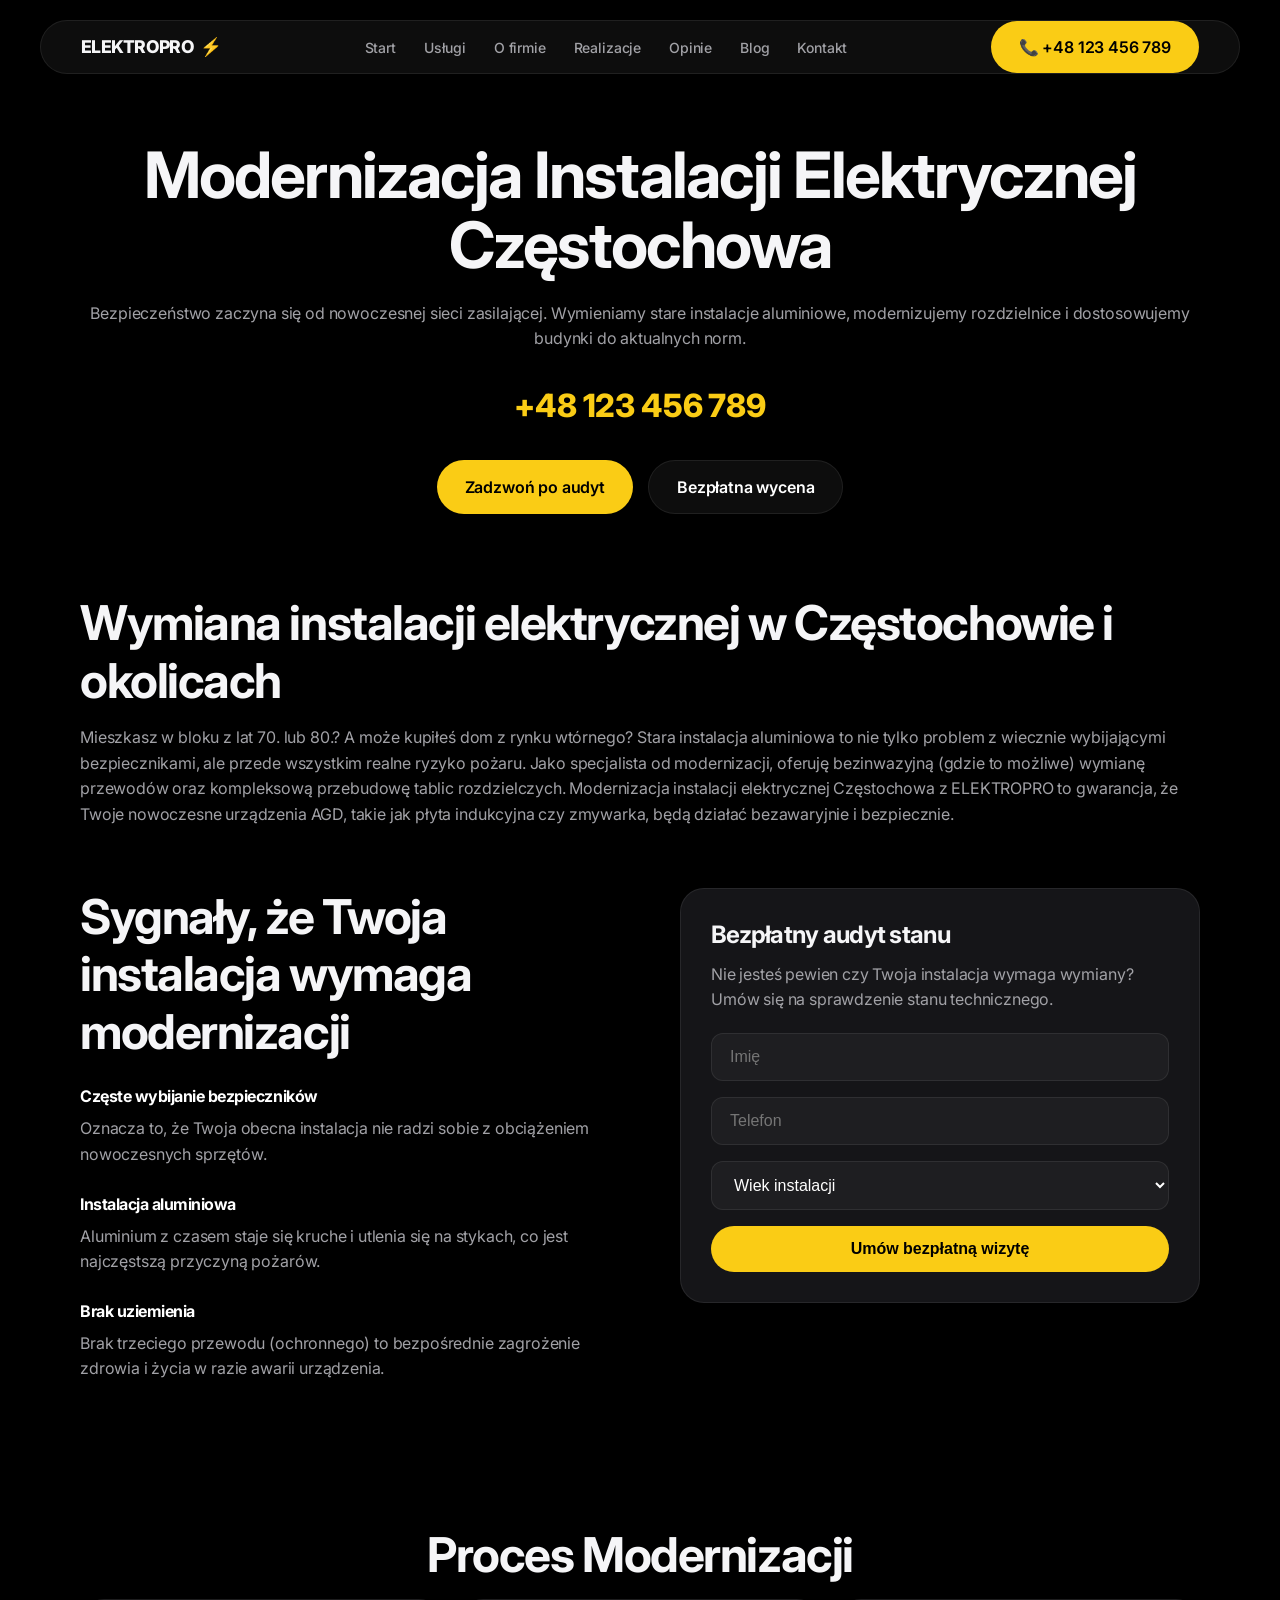
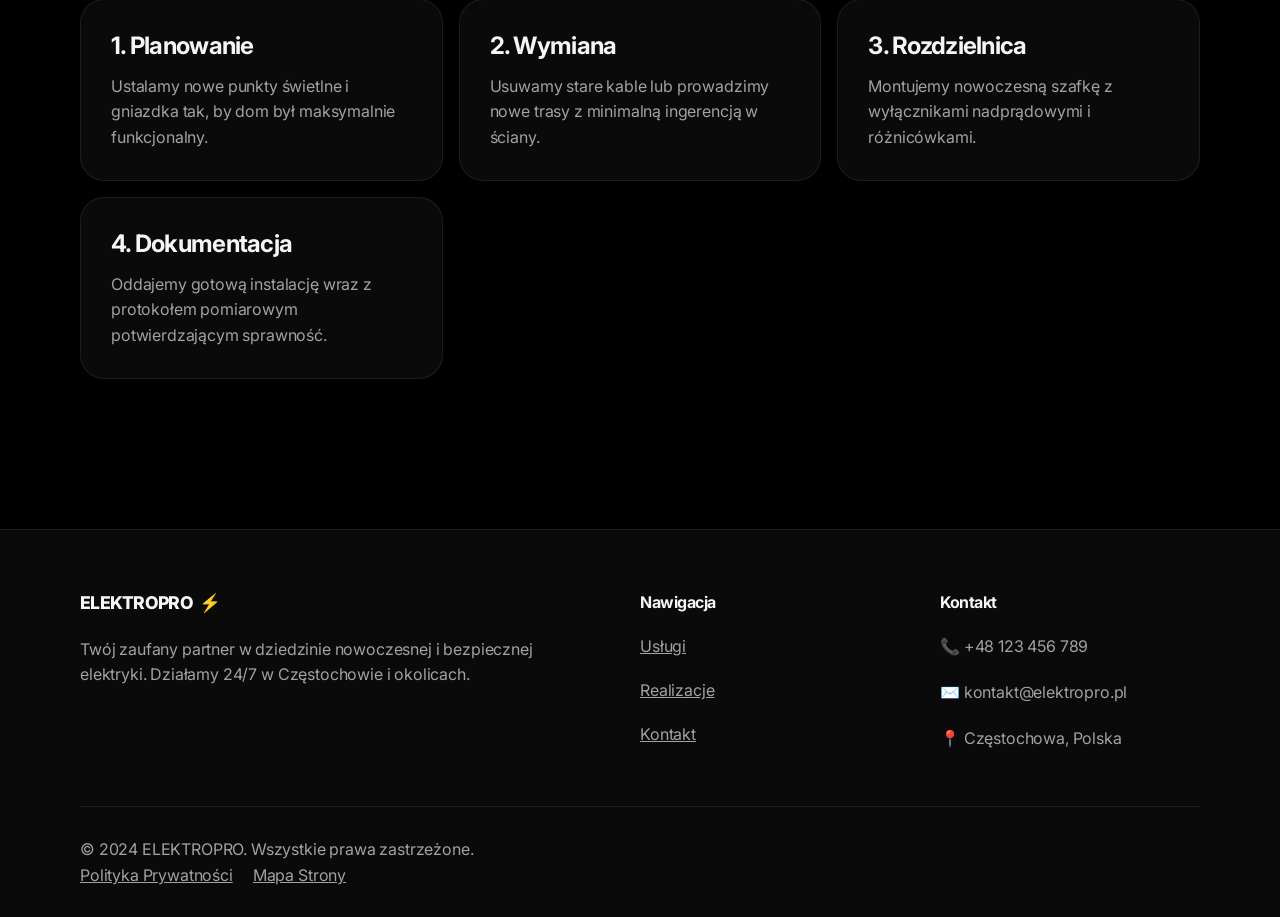
<file: modernizacja-instalacji.html>
<!DOCTYPE html>
<html lang="pl">
<head>
    <meta charset="UTF-8">
    <meta name="viewport" content="width=device-width, initial-scale=1.0">
    <title>Modernizacja Instalacji Elektrycznej Częstochowa | ELEKTROPRO</title>
    <meta name="description" content="Wymiana instalacji aluminiowej, tablic bezpiecznikowych i osprzętu. Modernizujemy stare instalacje elektryczne w Częstochowie. Bezpieczeństwo i pewność.">
    <link rel="stylesheet" href="css/style.css">
    <link rel="icon" href="data:image/svg+xml,<svg xmlns=%22http://www.w3.org/2000/svg%22 viewBox=%220 0 100 100%22><text y=%22.9em%22 font-size=%2290%22>⚡</text></svg>">
</head>
<body>
    <header>
        <nav class="container">
            <a href="index.html" class="logo">ELEKTROPRO<span>⚡</span></a>
            <ul class="nav-links">
                <li><a href="index.html">Start</a></li>
                <li><a href="uslugi.html">Usługi</a></li>
                <li><a href="o-mnie.html">O firmie</a></li>
                <li><a href="realizacje.html">Realizacje</a></li>
                <li><a href="opinie.html">Opinie</a></li>
                <li><a href="blog.html">Blog</a></li>
                <li><a href="kontakt.html">Kontakt</a></li>
            </ul>
            <div class="header-btns">
                <a href="tel:+48123456789" class="btn btn-primary">📞 +48 123 456 789</a>
            </div>
            <div class="burger">
                <span></span>
                <span></span>
                <span></span>
            </div>
        </nav>
    </header>

    <main>
        <section class="hero overlay" style="background-image: url('https://placehold.jp/24/121214/ffffff/1920x1080.png?text=Modernizacja+Instalacji+Czestochowa');">
            <div class="container">
                <h1 class="fade-up">Modernizacja Instalacji Elektrycznej Częstochowa</h1>
                <p class="hero-sub fade-up">Bezpieczeństwo zaczyna się od nowoczesnej sieci zasilającej. Wymieniamy stare instalacje aluminiowe, modernizujemy rozdzielnice i dostosowujemy budynki do aktualnych norm.</p>
                <a href="tel:+48123456789" class="phone-large fade-up">+48 123 456 789</a>
                <div class="hero-btns fade-up">
                    <a href="tel:+48123456789" class="btn btn-primary">Zadzwoń po audyt</a>
                    <a href="kontakt.html" class="btn btn-secondary">Bezpłatna wycena</a>
                </div>
            </div>
        </section>

        <section class="container fade-up" style="margin-bottom: 120px;">
            <div class="section-head">
                <h2>Wymiana instalacji elektrycznej w Częstochowie i okolicach</h2>
                <p class="text-dim">Mieszkasz w bloku z lat 70. lub 80.? A może kupiłeś dom z rynku wtórnego? Stara instalacja aluminiowa to nie tylko problem z wiecznie wybijającymi bezpiecznikami, ale przede wszystkim realne ryzyko pożaru. Jako specjalista od modernizacji, oferuję bezinwazyjną (gdzie to możliwe) wymianę przewodów oraz kompleksową przebudowę tablic rozdzielczych. Modernizacja instalacji elektrycznej Częstochowa z ELEKTROPRO to gwarancja, że Twoje nowoczesne urządzenia AGD, takie jak płyta indukcyjna czy zmywarka, będą działać bezawaryjnie i bezpiecznie.</p>
            </div>

            <div class="grid-2" style="display: grid; grid-template-columns: 1fr 1fr; gap: 80px; align-items: start; margin-top: 60px;">
                <div>
                    <h2 style="margin-bottom: 24px;">Sygnały, że Twoja instalacja wymaga modernizacji</h2>
                    <ul style="list-style: none;">
                        <li style="margin-bottom: 24px;">
                            <h4 style="margin-bottom: 8px; color: #fff;">Częste wybijanie bezpieczników</h4>
                            <p class="text-dim">Oznacza to, że Twoja obecna instalacja nie radzi sobie z obciążeniem nowoczesnych sprzętów.</p>
                        </li>
                        <li style="margin-bottom: 24px;">
                            <h4 style="margin-bottom: 8px; color: #fff;">Instalacja aluminiowa</h4>
                            <p class="text-dim">Aluminium z czasem staje się kruche i utlenia się na stykach, co jest najczęstszą przyczyną pożarów.</p>
                        </li>
                        <li style="margin-bottom: 24px;">
                            <h4 style="margin-bottom: 8px; color: #fff;">Brak uziemienia</h4>
                            <p class="text-dim">Brak trzeciego przewodu (ochronnego) to bezpośrednie zagrożenie zdrowia i życia w razie awarii urządzenia.</p>
                        </li>
                    </ul>
                </div>
                <div class="form-card">
                    <h3>Bezpłatny audyt stanu</h3>
                    <p class="text-dim mb-20">Nie jesteś pewien czy Twoja instalacja wymaga wymiany? Umów się na sprawdzenie stanu technicznego.</p>
                    <form action="#">
                        <input type="text" placeholder="Imię" required>
                        <input type="tel" placeholder="Telefon" required>
                        <select>
                            <option>Wiek instalacji</option>
                            <option>Powyżej 30 lat</option>
                            <option>20-30 lat</option>
                            <option>Nie wiem</option>
                        </select>
                        <button type="submit" class="btn btn-primary" style="width: 100%;">Umów bezpłatną wizytę</button>
                    </form>
                </div>
            </div>
        </section>

        <section class="container fade-up" style="margin-bottom: 150px;">
            <div class="section-head" style="text-align: center;">
                <h2>Proces Modernizacji</h2>
            </div>
            <div class="services-compact">
                <div class="service-box">
                    <h3>1. Planowanie</h3>
                    <p class="text-dim">Ustalamy nowe punkty świetlne i gniazdka tak, by dom był maksymalnie funkcjonalny.</p>
                </div>
                <div class="service-box">
                    <h3>2. Wymiana</h3>
                    <p class="text-dim">Usuwamy stare kable lub prowadzimy nowe trasy z minimalną ingerencją w ściany.</p>
                </div>
                <div class="service-box">
                    <h3>3. Rozdzielnica</h3>
                    <p class="text-dim">Montujemy nowoczesną szafkę z wyłącznikami nadprądowymi i różnicówkami.</p>
                </div>
                <div class="service-box">
                    <h3>4. Dokumentacja</h3>
                    <p class="text-dim">Oddajemy gotową instalację wraz z protokołem pomiarowym potwierdzającym sprawność.</p>
                </div>
            </div>
        </section>
    </main>

    <footer>
        <div class="container">
            <div class="footer-grid">
                <div>
                    <a href="index.html" class="logo mb-20">ELEKTROPRO<span>⚡</span></a>
                    <p class="text-dim">Twój zaufany partner w dziedzinie nowoczesnej i bezpiecznej elektryki. Działamy 24/7 w Częstochowie i okolicach.</p>
                </div>
                <div>
                    <h4 class="mb-20">Nawigacja</h4>
                    <ul style="list-style: none;">
                        <li class="mb-20"><a href="uslugi.html" class="text-dim">Usługi</a></li>
                        <li class="mb-20"><a href="realizacje.html" class="text-dim">Realizacje</a></li>
                        <li class="mb-20"><a href="kontakt.html" class="text-dim">Kontakt</a></li>
                    </ul>
                </div>
                <div>
                    <h4 class="mb-20">Kontakt</h4>
                    <p class="text-dim mb-20">📞 +48 123 456 789</p>
                    <p class="text-dim mb-20">✉️ kontakt@elektropro.pl</p>
                    <p class="text-dim">📍 Częstochowa, Polska</p>
                </div>
            </div>
            <div class="footer-bottom">
                <p>&copy; 2024 ELEKTROPRO. Wszystkie prawa zastrzeżone.</p>
                <div style="display: flex; gap: 20px;">
                    <a href="polityka-prywatnosci.html" class="text-dim">Polityka Prywatności</a>
                    <a href="sitemap.xml" class="text-dim">Mapa Strony</a>
                </div>
            </div>
        </div>
    </footer>

    <div class="sticky-cta">
        <a href="tel:+48123456789" class="btn btn-primary">📞 Zadzwoń teraz</a>
    </div>

    <script src="js/script.js"></script>
</body>
</html>
</file>
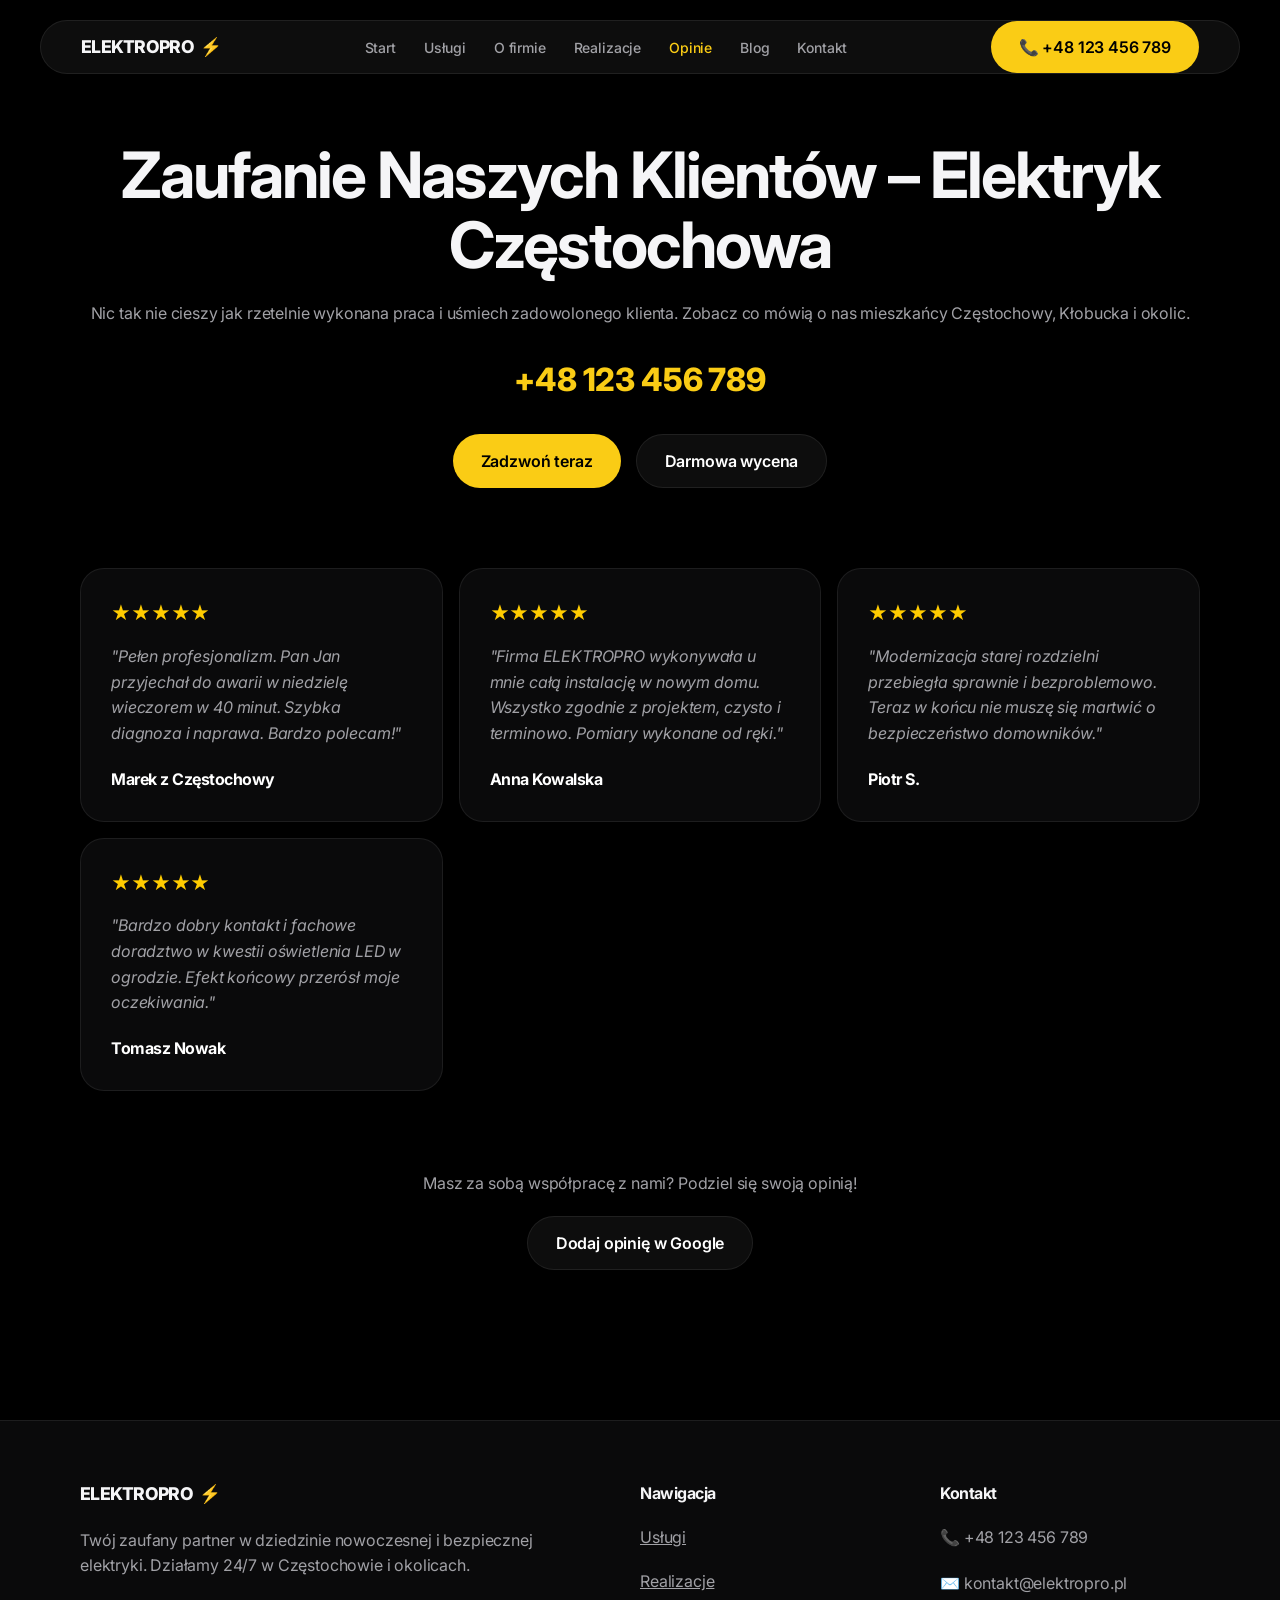
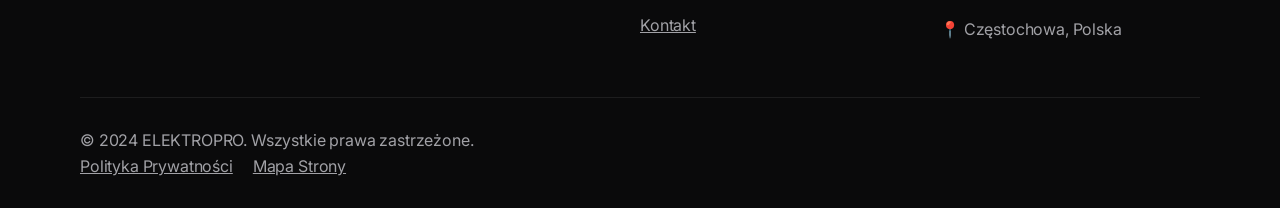
<file: opinie.html>
<!DOCTYPE html>
<html lang="pl">
<head>
    <meta charset="UTF-8">
    <meta name="viewport" content="width=device-width, initial-scale=1.0">
    <title>Opinie Klientów | ELEKTROPRO Częstochowa</title>
    <meta name="description" content="Sprawdź co o nas piszą klienci z Częstochowy i okolic. 100% zadowolonych zleceniodawców. Dołącz do nich i Ty!">
    <link rel="stylesheet" href="css/style.css">
    <link rel="icon" href="data:image/svg+xml,<svg xmlns=%22http://www.w3.org/2000/svg%22 viewBox=%220 0 100 100%22><text y=%22.9em%22 font-size=%2290%22>⚡</text></svg>">
</head>
<body>
    <header>
        <nav class="container">
            <a href="index.html" class="logo">ELEKTROPRO<span>⚡</span></a>
            <ul class="nav-links">
                <li><a href="index.html">Start</a></li>
                <li><a href="uslugi.html">Usługi</a></li>
                <li><a href="o-mnie.html">O firmie</a></li>
                <li><a href="realizacje.html">Realizacje</a></li>
                <li><a href="opinie.html" class="active">Opinie</a></li>
                <li><a href="blog.html">Blog</a></li>
                <li><a href="kontakt.html">Kontakt</a></li>
            </ul>
            <div class="header-btns">
                <a href="tel:+48123456789" class="btn btn-primary">📞 +48 123 456 789</a>
            </div>
            <div class="burger">
                <span></span>
                <span></span>
                <span></span>
            </div>
        </nav>
    </header>

    <main>
        <section class="hero overlay" style="background-image: url('https://placehold.jp/24/121214/ffffff/1920x1080.png?text=Opinie+Elektryk');">
            <div class="container">
                <h1 class="fade-up">Zaufanie Naszych Klientów – Elektryk Częstochowa</h1>
                <p class="hero-sub fade-up">Nic tak nie cieszy jak rzetelnie wykonana praca i uśmiech zadowolonego klienta. Zobacz co mówią o nas mieszkańcy Częstochowy, Kłobucka i okolic.</p>
                <a href="tel:+48123456789" class="phone-large fade-up">+48 123 456 789</a>
                <div class="hero-btns fade-up">
                    <a href="tel:+48123456789" class="btn btn-primary">Zadzwoń teraz</a>
                    <a href="kontakt.html" class="btn btn-secondary">Darmowa wycena</a>
                </div>
            </div>
        </section>

        <section class="container fade-up" style="margin-bottom: 150px;">
            <div class="services-compact" style="grid-template-columns: repeat(auto-fit, minmax(300px, 1fr));">
                <div class="service-box">
                    <div style="color: #ffcc00; margin-bottom: 16px; font-size: 1.2rem;">★★★★★</div>
                    <p class="text-dim mb-20" style="font-style: italic;">"Pełen profesjonalizm. Pan Jan przyjechał do awarii w niedzielę wieczorem w 40 minut. Szybka diagnoza i naprawa. Bardzo polecam!"</p>
                    <h4 style="color: #fff;">Marek z Częstochowy</h4>
                </div>
                <div class="service-box">
                    <div style="color: #ffcc00; margin-bottom: 16px; font-size: 1.2rem;">★★★★★</div>
                    <p class="text-dim mb-20" style="font-style: italic;">"Firma ELEKTROPRO wykonywała u mnie całą instalację w nowym domu. Wszystko zgodnie z projektem, czysto i terminowo. Pomiary wykonane od ręki."</p>
                    <h4 style="color: #fff;">Anna Kowalska</h4>
                </div>
                <div class="service-box">
                    <div style="color: #ffcc00; margin-bottom: 16px; font-size: 1.2rem;">★★★★★</div>
                    <p class="text-dim mb-20" style="font-style: italic;">"Modernizacja starej rozdzielni przebiegła sprawnie i bezproblemowo. Teraz w końcu nie muszę się martwić o bezpieczeństwo domowników."</p>
                    <h4 style="color: #fff;">Piotr S.</h4>
                </div>
                <div class="service-box">
                    <div style="color: #ffcc00; margin-bottom: 16px; font-size: 1.2rem;">★★★★★</div>
                    <p class="text-dim mb-20" style="font-style: italic;">"Bardzo dobry kontakt i fachowe doradztwo w kwestii oświetlenia LED w ogrodzie. Efekt końcowy przerósł moje oczekiwania."</p>
                    <h4 style="color: #fff;">Tomasz Nowak</h4>
                </div>
            </div>

            <div style="text-align: center; margin-top: 80px;">
                <p class="text-dim mb-20">Masz za sobą współpracę z nami? Podziel się swoją opinią!</p>
                <a href="https://g.page/r/example/review" target="_blank" class="btn btn-secondary">Dodaj opinię w Google</a>
            </div>
        </section>
    </main>

    <footer>
        <div class="container">
            <div class="footer-grid">
                <div>
                    <a href="index.html" class="logo mb-20">ELEKTROPRO<span>⚡</span></a>
                    <p class="text-dim">Twój zaufany partner w dziedzinie nowoczesnej i bezpiecznej elektryki. Działamy 24/7 w Częstochowie i okolicach.</p>
                </div>
                <div>
                    <h4 class="mb-20">Nawigacja</h4>
                    <ul style="list-style: none;">
                        <li class="mb-20"><a href="uslugi.html" class="text-dim">Usługi</a></li>
                        <li class="mb-20"><a href="realizacje.html" class="text-dim">Realizacje</a></li>
                        <li class="mb-20"><a href="kontakt.html" class="text-dim">Kontakt</a></li>
                    </ul>
                </div>
                <div>
                    <h4 class="mb-20">Kontakt</h4>
                    <p class="text-dim mb-20">📞 +48 123 456 789</p>
                    <p class="text-dim mb-20">✉️ kontakt@elektropro.pl</p>
                    <p class="text-dim">📍 Częstochowa, Polska</p>
                </div>
            </div>
            <div class="footer-bottom">
                <p>&copy; 2024 ELEKTROPRO. Wszystkie prawa zastrzeżone.</p>
                <div style="display: flex; gap: 20px;">
                    <a href="polityka-prywatnosci.html" class="text-dim">Polityka Prywatności</a>
                    <a href="sitemap.xml" class="text-dim">Mapa Strony</a>
                </div>
            </div>
        </div>
    </footer>

    <div class="sticky-cta">
        <a href="tel:+48123456789" class="btn btn-primary">📞 Zadzwoń teraz</a>
    </div>

    <script src="js/script.js"></script>
</body>
</html>
</file>
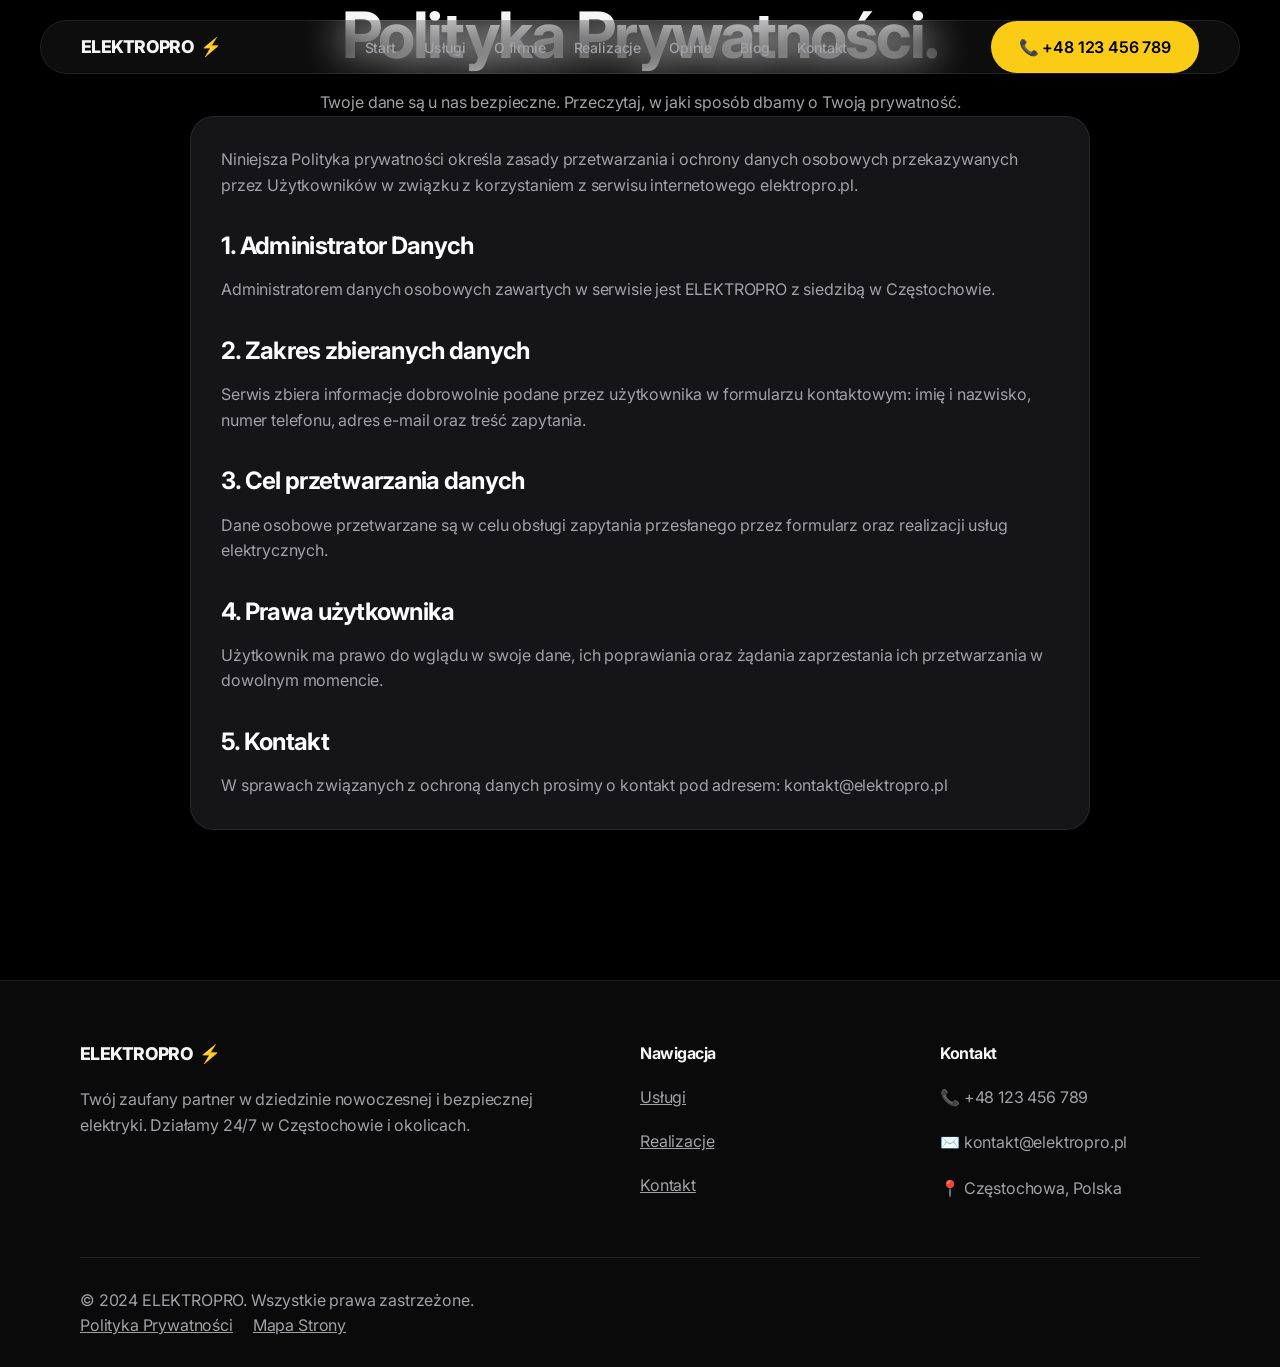
<file: polityka-prywatnosci.html>
<!DOCTYPE html>
<html lang="pl">
<head>
    <meta charset="UTF-8">
    <meta name="viewport" content="width=device-width, initial-scale=1.0">
    <title>Polityka Prywatności | ELEKTROPRO Częstochowa</title>
    <link rel="stylesheet" href="css/style.css">
    <link rel="icon" href="data:image/svg+xml,<svg xmlns=%22http://www.w3.org/2000/svg%22 viewBox=%220 0 100 100%22><text y=%22.9em%22 font-size=%2290%22>⚡</text></svg>">
</head>
<body>
    <header>
        <nav class="container">
            <a href="index.html" class="logo">ELEKTROPRO<span>⚡</span></a>
            <ul class="nav-links">
                <li><a href="index.html">Start</a></li>
                <li><a href="uslugi.html">Usługi</a></li>
                <li><a href="o-mnie.html">O firmie</a></li>
                <li><a href="realizacje.html">Realizacje</a></li>
                <li><a href="opinie.html">Opinie</a></li>
                <li><a href="blog.html">Blog</a></li>
                <li><a href="kontakt.html">Kontakt</a></li>
            </ul>
            <div class="header-btns">
                <a href="tel:+48123456789" class="btn btn-primary">📞 +48 123 456 789</a>
            </div>
            <div class="burger">
                <span></span>
                <span></span>
                <span></span>
            </div>
        </nav>
    </header>

    <main>
        <section class="hero container">
            <h1 class="fade-up">Polityka Prywatności.</h1>
            <p class="fade-up">Twoje dane są u nas bezpieczne. Przeczytaj, w jaki sposób dbamy o Twoją prywatność.</p>
        </section>

        <section class="container fade-up" style="margin-bottom: 150px;">
            <div class="form-card" style="max-width: 900px; margin: 0 auto; text-align: left;">
                <div style="color: #ccc; line-height: 1.8;">
                    <p style="margin-bottom: 32px;">Niniejsza Polityka prywatności określa zasady przetwarzania i ochrony danych osobowych przekazywanych przez Użytkowników w związku z korzystaniem z serwisu internetowego elektropro.pl.</p>

                    <h3 style="color: #fff; margin-bottom: 16px;">1. Administrator Danych</h3>
                    <p style="margin-bottom: 32px;">Administratorem danych osobowych zawartych w serwisie jest ELEKTROPRO z siedzibą w Częstochowie.</p>

                    <h3 style="color: #fff; margin-bottom: 16px;">2. Zakres zbieranych danych</h3>
                    <p style="margin-bottom: 32px;">Serwis zbiera informacje dobrowolnie podane przez użytkownika w formularzu kontaktowym: imię i nazwisko, numer telefonu, adres e-mail oraz treść zapytania.</p>

                    <h3 style="color: #fff; margin-bottom: 16px;">3. Cel przetwarzania danych</h3>
                    <p style="margin-bottom: 32px;">Dane osobowe przetwarzane są w celu obsługi zapytania przesłanego przez formularz oraz realizacji usług elektrycznych.</p>

                    <h3 style="color: #fff; margin-bottom: 16px;">4. Prawa użytkownika</h3>
                    <p style="margin-bottom: 32px;">Użytkownik ma prawo do wglądu w swoje dane, ich poprawiania oraz żądania zaprzestania ich przetwarzania w dowolnym momencie.</p>

                    <h3 style="color: #fff; margin-bottom: 16px;">5. Kontakt</h3>
                    <p>W sprawach związanych z ochroną danych prosimy o kontakt pod adresem: kontakt@elektropro.pl</p>
                </div>
            </div>
        </section>
    </main>

    <footer>
        <div class="container">
            <div class="footer-grid">
                <div>
                    <a href="index.html" class="logo mb-20">ELEKTROPRO<span>⚡</span></a>
                    <p class="text-dim">Twój zaufany partner w dziedzinie nowoczesnej i bezpiecznej elektryki. Działamy 24/7 w Częstochowie i okolicach.</p>
                </div>
                <div>
                    <h4 class="mb-20">Nawigacja</h4>
                    <ul style="list-style: none;">
                        <li class="mb-20"><a href="uslugi.html" class="text-dim">Usługi</a></li>
                        <li class="mb-20"><a href="realizacje.html" class="text-dim">Realizacje</a></li>
                        <li class="mb-20"><a href="kontakt.html" class="text-dim">Kontakt</a></li>
                    </ul>
                </div>
                <div>
                    <h4 class="mb-20">Kontakt</h4>
                    <p class="text-dim mb-20">📞 +48 123 456 789</p>
                    <p class="text-dim mb-20">✉️ kontakt@elektropro.pl</p>
                    <p class="text-dim">📍 Częstochowa, Polska</p>
                </div>
            </div>
            <div class="footer-bottom">
                <p>&copy; 2024 ELEKTROPRO. Wszystkie prawa zastrzeżone.</p>
                <div style="display: flex; gap: 20px;">
                    <a href="polityka-prywatnosci.html" class="text-dim">Polityka Prywatności</a>
                    <a href="sitemap.xml" class="text-dim">Mapa Strony</a>
                </div>
            </div>
        </div>
    </footer>

    <script src="js/script.js"></script>
</body>
</html>
</file>
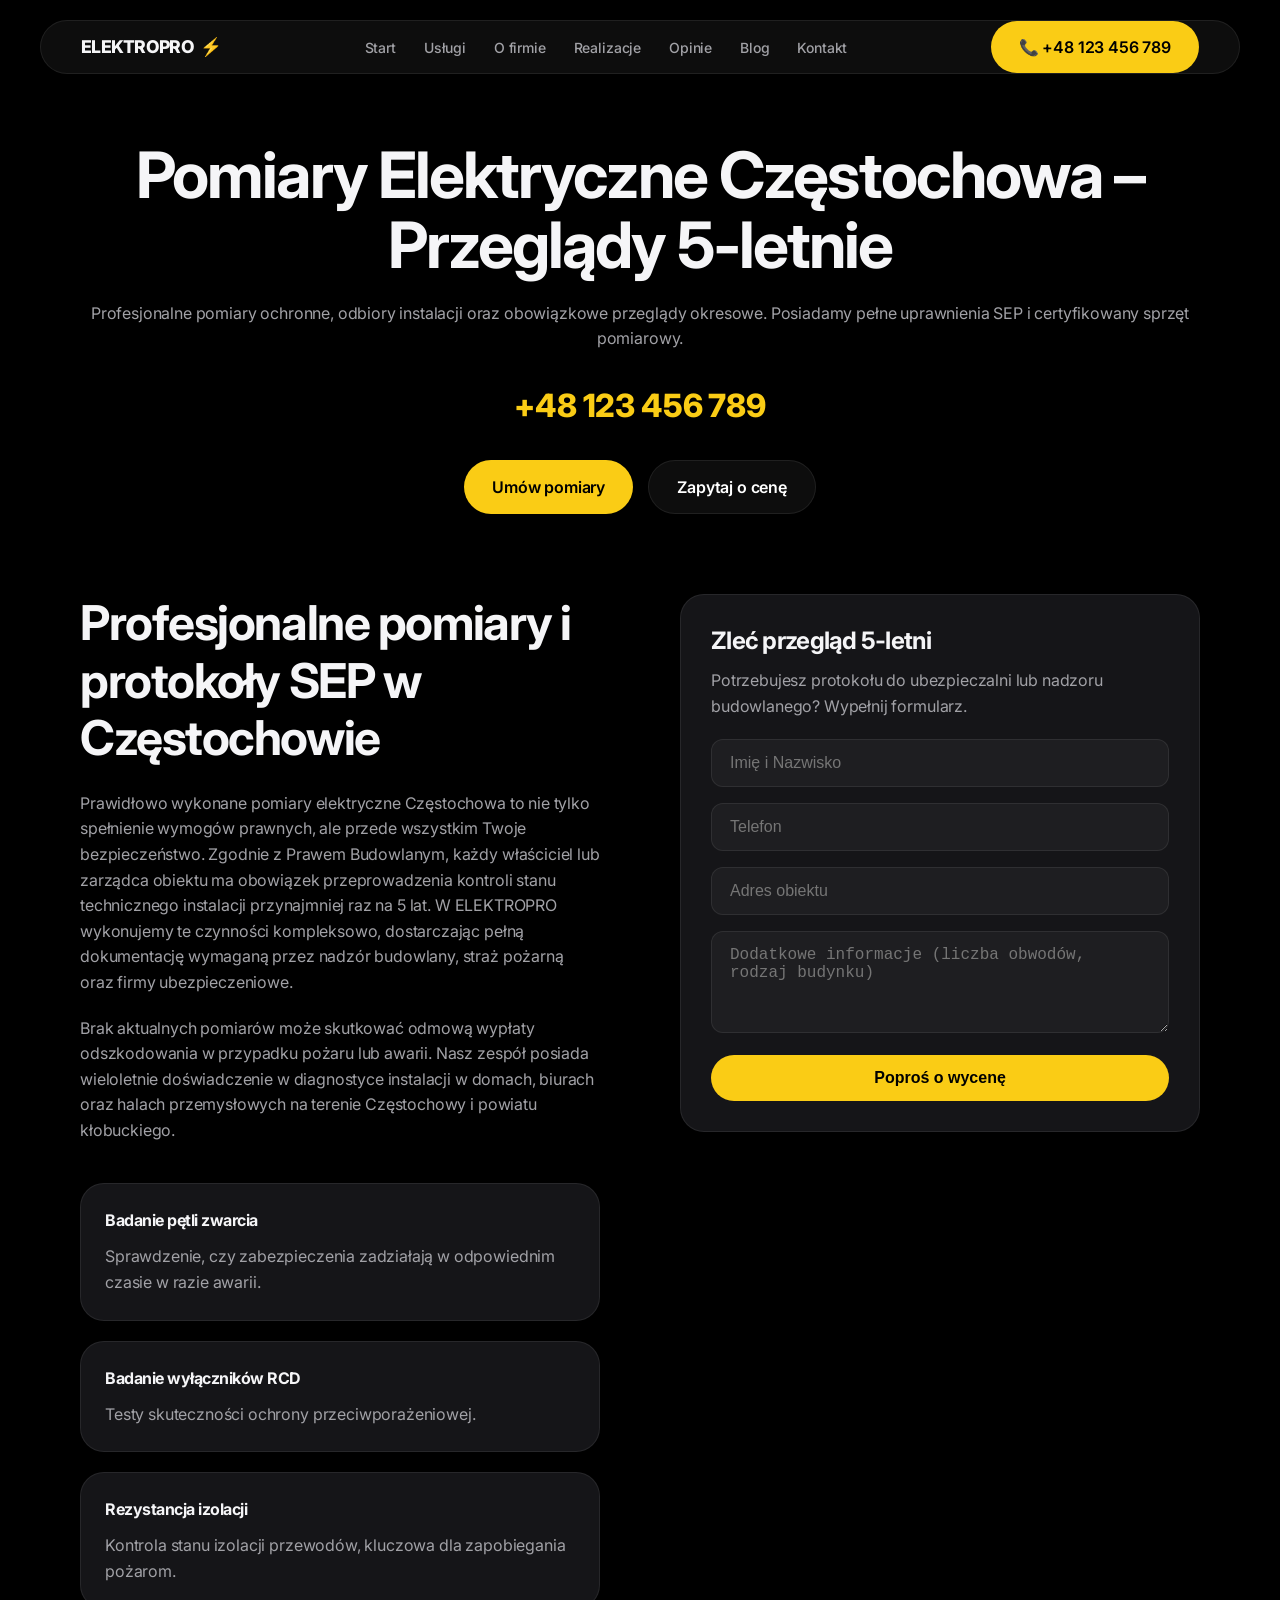
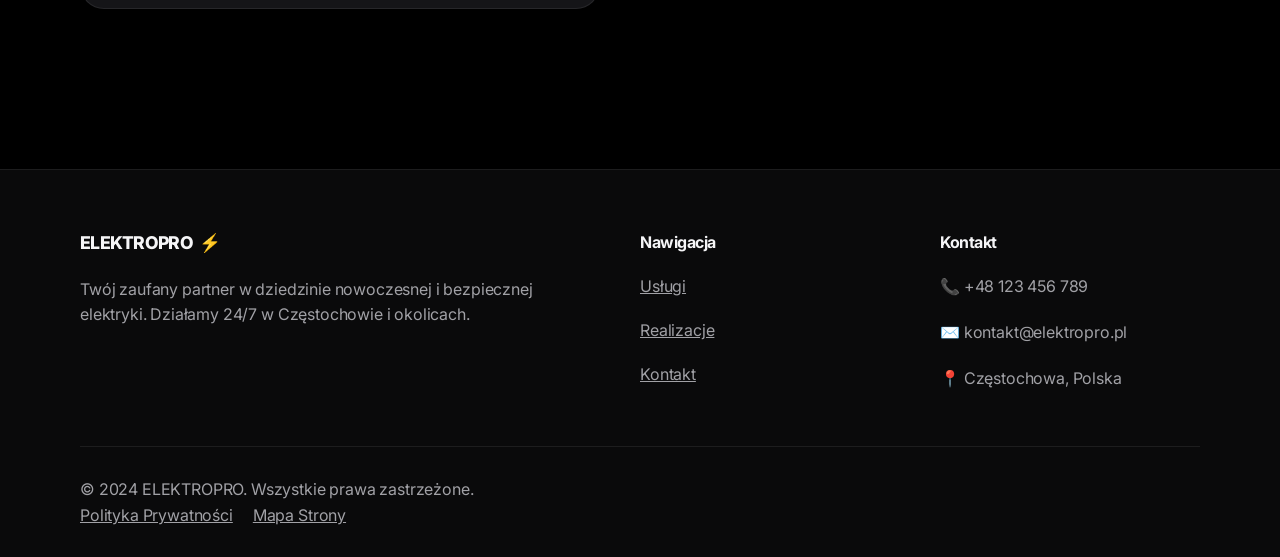
<file: pomiary-elektryczne.html>
<!DOCTYPE html>
<html lang="pl">
<head>
    <meta charset="UTF-8">
    <meta name="viewport" content="width=device-width, initial-scale=1.0">
    <title>Pomiary Elektryczne Częstochowa | ELEKTROPRO</title>
    <meta name="description" content="Profesjonalne pomiary elektryczne SEP, przeglądy 5-letnie i protokoły dla ubezpieczalni w Częstochowie. Sprawdź bezpieczeństwo swojej instalacji.">
    <link rel="stylesheet" href="css/style.css">
    <link rel="icon" href="data:image/svg+xml,<svg xmlns=%22http://www.w3.org/2000/svg%22 viewBox=%220 0 100 100%22><text y=%22.9em%22 font-size=%2290%22>⚡</text></svg>">
</head>
<body>
    <header>
        <nav class="container">
            <a href="index.html" class="logo">ELEKTROPRO<span>⚡</span></a>
            <ul class="nav-links">
                <li><a href="index.html">Start</a></li>
                <li><a href="uslugi.html">Usługi</a></li>
                <li><a href="o-mnie.html">O firmie</a></li>
                <li><a href="realizacje.html">Realizacje</a></li>
                <li><a href="opinie.html">Opinie</a></li>
                <li><a href="blog.html">Blog</a></li>
                <li><a href="kontakt.html">Kontakt</a></li>
            </ul>
            <div class="header-btns">
                <a href="tel:+48123456789" class="btn btn-primary">📞 +48 123 456 789</a>
            </div>
            <div class="burger">
                <span></span>
                <span></span>
                <span></span>
            </div>
        </nav>
    </header>

    <main>
        <section class="hero overlay" style="background-image: url('https://placehold.jp/24/121214/ffffff/1920x1080.png?text=Pomiary+Elektryczne+Czestochowa');">
            <div class="container">
                <h1 class="fade-up">Pomiary Elektryczne Częstochowa – Przeglądy 5-letnie</h1>
                <p class="hero-sub fade-up">Profesjonalne pomiary ochronne, odbiory instalacji oraz obowiązkowe przeglądy okresowe. Posiadamy pełne uprawnienia SEP i certyfikowany sprzęt pomiarowy.</p>
                <a href="tel:+48123456789" class="phone-large fade-up">+48 123 456 789</a>
                <div class="hero-btns fade-up">
                    <a href="tel:+48123456789" class="btn btn-primary">Umów pomiary</a>
                    <a href="kontakt.html" class="btn btn-secondary">Zapytaj o cenę</a>
                </div>
            </div>
        </section>

        <section class="container fade-up" style="margin-bottom: 120px;">
            <div class="grid-2" style="display: grid; grid-template-columns: 1fr 1fr; gap: 80px; align-items: start;">
                <div>
                    <h2 style="margin-bottom: 24px;">Profesjonalne pomiary i protokoły SEP w Częstochowie</h2>
                    <p class="text-dim mb-20">Prawidłowo wykonane pomiary elektryczne Częstochowa to nie tylko spełnienie wymogów prawnych, ale przede wszystkim Twoje bezpieczeństwo. Zgodnie z Prawem Budowlanym, każdy właściciel lub zarządca obiektu ma obowiązek przeprowadzenia kontroli stanu technicznego instalacji przynajmniej raz na 5 lat. W ELEKTROPRO wykonujemy te czynności kompleksowo, dostarczając pełną dokumentację wymaganą przez nadzór budowlany, straż pożarną oraz firmy ubezpieczeniowe.</p>
                    <p class="text-dim mb-20">Brak aktualnych pomiarów może skutkować odmową wypłaty odszkodowania w przypadku pożaru lub awarii. Nasz zespół posiada wieloletnie doświadczenie w diagnostyce instalacji w domach, biurach oraz halach przemysłowych na terenie Częstochowy i powiatu kłobuckiego.</p>

                    <div class="bento-grid" style="grid-template-columns: 1fr; gap: 20px; margin-top: 40px;">
                        <div class="bento-item" style="padding: 24px;">
                            <h4 style="margin-bottom: 12px;">Badanie pętli zwarcia</h4>
                            <p class="text-dim">Sprawdzenie, czy zabezpieczenia zadziałają w odpowiednim czasie w razie awarii.</p>
                        </div>
                        <div class="bento-item" style="padding: 24px;">
                            <h4 style="margin-bottom: 12px;">Badanie wyłączników RCD</h4>
                            <p class="text-dim">Testy skuteczności ochrony przeciwporażeniowej.</p>
                        </div>
                        <div class="bento-item" style="padding: 24px;">
                            <h4 style="margin-bottom: 12px;">Rezystancja izolacji</h4>
                            <p class="text-dim">Kontrola stanu izolacji przewodów, kluczowa dla zapobiegania pożarom.</p>
                        </div>
                    </div>
                </div>
                <div class="form-card">
                    <h3>Zleć przegląd 5-letni</h3>
                    <p class="text-dim mb-20">Potrzebujesz protokołu do ubezpieczalni lub nadzoru budowlanego? Wypełnij formularz.</p>
                    <form action="#">
                        <input type="text" placeholder="Imię i Nazwisko" required>
                        <input type="tel" placeholder="Telefon" required>
                        <input type="text" placeholder="Adres obiektu">
                        <textarea placeholder="Dodatkowe informacje (liczba obwodów, rodzaj budynku)" rows="4"></textarea>
                        <button type="submit" class="btn btn-primary" style="width: 100%;">Poproś o wycenę</button>
                    </form>
                </div>
            </div>
        </section>
    </main>

    <footer>
        <div class="container">
            <div class="footer-grid">
                <div>
                    <a href="index.html" class="logo mb-20">ELEKTROPRO<span>⚡</span></a>
                    <p class="text-dim">Twój zaufany partner w dziedzinie nowoczesnej i bezpiecznej elektryki. Działamy 24/7 w Częstochowie i okolicach.</p>
                </div>
                <div>
                    <h4 class="mb-20">Nawigacja</h4>
                    <ul style="list-style: none;">
                        <li class="mb-20"><a href="uslugi.html" class="text-dim">Usługi</a></li>
                        <li class="mb-20"><a href="realizacje.html" class="text-dim">Realizacje</a></li>
                        <li class="mb-20"><a href="kontakt.html" class="text-dim">Kontakt</a></li>
                    </ul>
                </div>
                <div>
                    <h4 class="mb-20">Kontakt</h4>
                    <p class="text-dim mb-20">📞 +48 123 456 789</p>
                    <p class="text-dim mb-20">✉️ kontakt@elektropro.pl</p>
                    <p class="text-dim">📍 Częstochowa, Polska</p>
                </div>
            </div>
            <div class="footer-bottom">
                <p>&copy; 2024 ELEKTROPRO. Wszystkie prawa zastrzeżone.</p>
                <div style="display: flex; gap: 20px;">
                    <a href="polityka-prywatnosci.html" class="text-dim">Polityka Prywatności</a>
                    <a href="sitemap.xml" class="text-dim">Mapa Strony</a>
                </div>
            </div>
        </div>
    </footer>

    <div class="sticky-cta">
        <a href="tel:+48123456789" class="btn btn-primary">📞 Zadzwoń teraz</a>
    </div>

    <script src="js/script.js"></script>
</body>
</html>
</file>
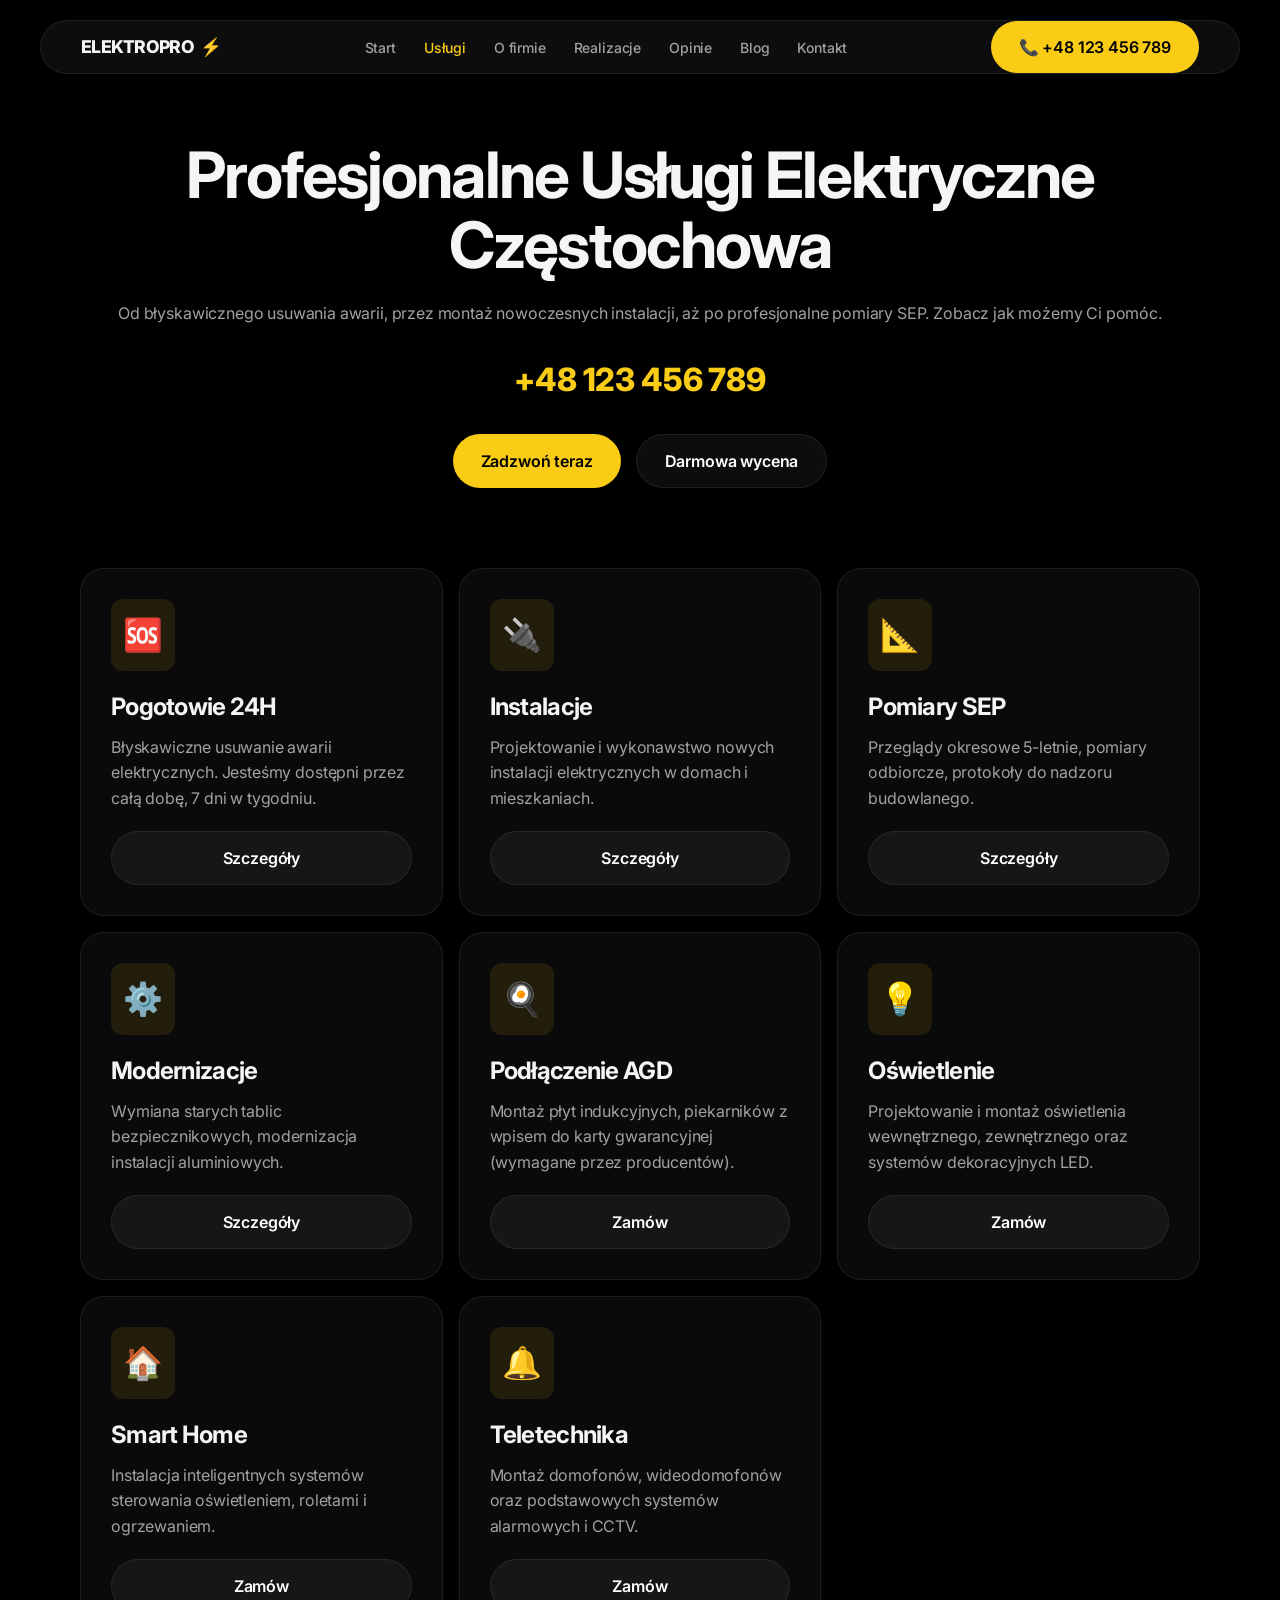
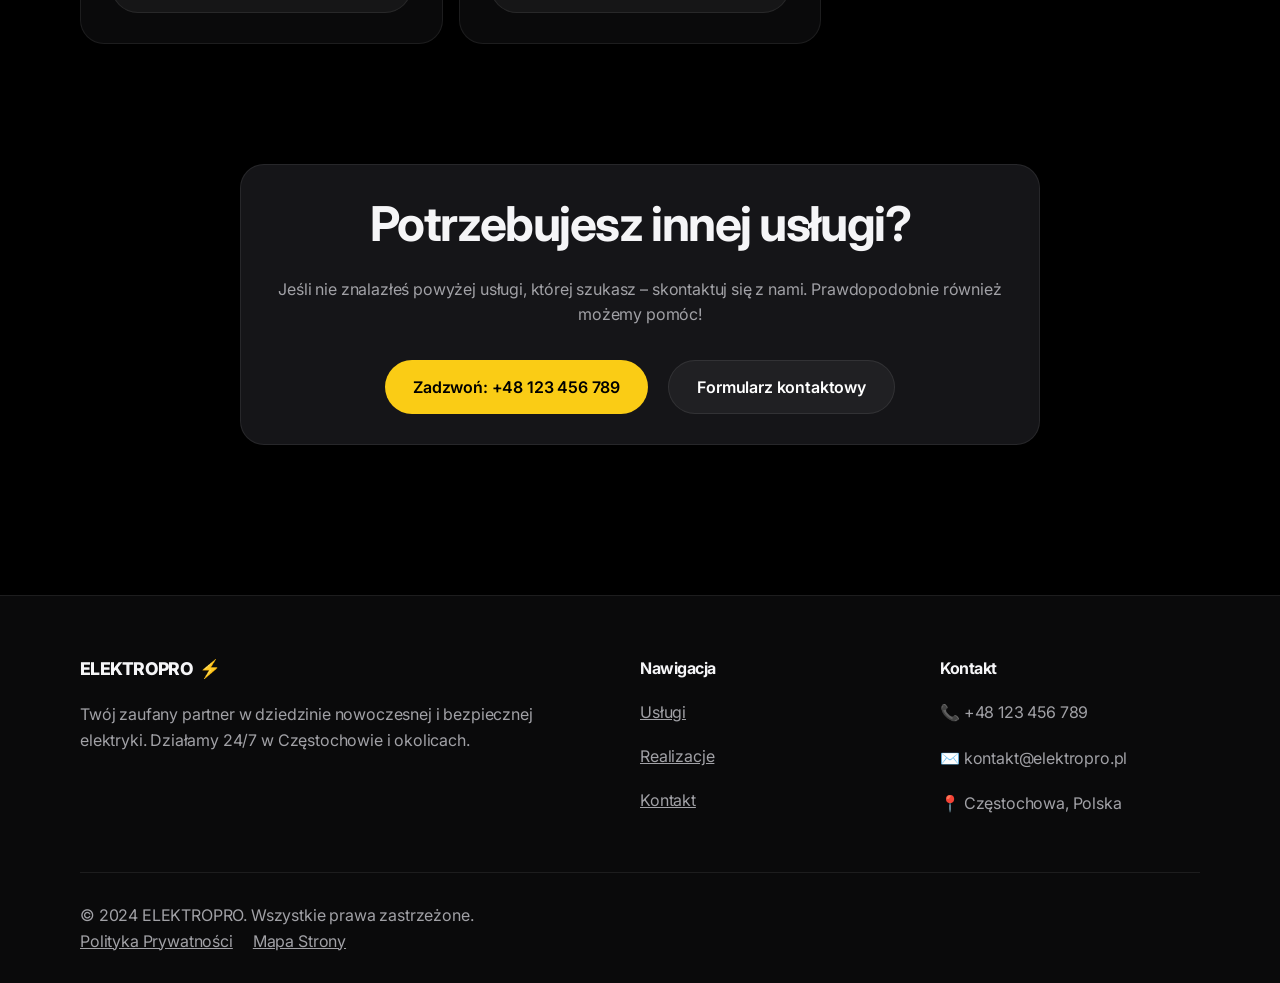
<file: uslugi.html>
<!DOCTYPE html>
<html lang="pl">
<head>
    <meta charset="UTF-8">
    <meta name="viewport" content="width=device-width, initial-scale=1.0">
    <title>Usługi Elektryczne Częstochowa – Pełna Oferta | ELEKTROPRO</title>
    <meta name="description" content="Poznaj pełen zakres usług elektrycznych ELEKTROPRO. Od pogotowia 24h, przez instalacje, aż po pomiary i modernizacje w Częstochowie i okolicach.">
    <link rel="stylesheet" href="css/style.css">
    <link rel="icon" href="data:image/svg+xml,<svg xmlns=%22http://www.w3.org/2000/svg%22 viewBox=%220 0 100 100%22><text y=%22.9em%22 font-size=%2290%22>⚡</text></svg>">
</head>
<body>
    <header>
        <nav class="container">
            <a href="index.html" class="logo">ELEKTROPRO<span>⚡</span></a>
            <ul class="nav-links">
                <li><a href="index.html">Start</a></li>
                <li><a href="uslugi.html" class="active">Usługi</a></li>
                <li><a href="o-mnie.html">O firmie</a></li>
                <li><a href="realizacje.html">Realizacje</a></li>
                <li><a href="opinie.html">Opinie</a></li>
                <li><a href="blog.html">Blog</a></li>
                <li><a href="kontakt.html">Kontakt</a></li>
            </ul>
            <div class="header-btns">
                <a href="tel:+48123456789" class="btn btn-primary">📞 +48 123 456 789</a>
            </div>
            <div class="burger">
                <span></span>
                <span></span>
                <span></span>
            </div>
        </nav>
    </header>

    <main>
        <section class="hero overlay" style="background-image: url('https://images.unsplash.com/photo-1558444479-c8f010524782?auto=format&fit=crop&q=80&w=1920');">
            <div class="container">
                <h1 class="fade-up">Profesjonalne Usługi Elektryczne Częstochowa</h1>
                <p class="hero-sub fade-up">Od błyskawicznego usuwania awarii, przez montaż nowoczesnych instalacji, aż po profesjonalne pomiary SEP. Zobacz jak możemy Ci pomóc.</p>
                <a href="tel:+48123456789" class="phone-large fade-up">+48 123 456 789</a>
                <div class="hero-btns fade-up">
                    <a href="tel:+48123456789" class="btn btn-primary">Zadzwoń teraz</a>
                    <a href="kontakt.html" class="btn btn-secondary">Darmowa wycena</a>
                </div>
            </div>
        </section>

        <section class="container fade-up" style="margin-bottom: 120px;">
            <div class="services-compact">
                <div class="service-box">
                    <span class="icon">🆘</span>
                    <h3>Pogotowie 24H</h3>
                    <p class="text-dim">Błyskawiczne usuwanie awarii elektrycznych. Jesteśmy dostępni przez całą dobę, 7 dni w tygodniu.</p>
                    <a href="usuwanie-awarii.html" class="btn btn-secondary" style="margin-top: 20px; width: 100%;">Szczegóły</a>
                </div>
                <div class="service-box">
                    <span class="icon">🔌</span>
                    <h3>Instalacje</h3>
                    <p class="text-dim">Projektowanie i wykonawstwo nowych instalacji elektrycznych w domach i mieszkaniach.</p>
                    <a href="instalacje-elektryczne.html" class="btn btn-secondary" style="margin-top: 20px; width: 100%;">Szczegóły</a>
                </div>
                <div class="service-box">
                    <span class="icon">📐</span>
                    <h3>Pomiary SEP</h3>
                    <p class="text-dim">Przeglądy okresowe 5-letnie, pomiary odbiorcze, protokoły do nadzoru budowlanego.</p>
                    <a href="pomiary-elektryczne.html" class="btn btn-secondary" style="margin-top: 20px; width: 100%;">Szczegóły</a>
                </div>
                <div class="service-box">
                    <span class="icon">⚙️</span>
                    <h3>Modernizacje</h3>
                    <p class="text-dim">Wymiana starych tablic bezpiecznikowych, modernizacja instalacji aluminiowych.</p>
                    <a href="modernizacja-instalacji.html" class="btn btn-secondary" style="margin-top: 20px; width: 100%;">Szczegóły</a>
                </div>
                <div class="service-box">
                    <span class="icon">🍳</span>
                    <h3>Podłączenie AGD</h3>
                    <p class="text-dim">Montaż płyt indukcyjnych, piekarników z wpisem do karty gwarancyjnej (wymagane przez producentów).</p>
                    <a href="kontakt.html" class="btn btn-secondary" style="margin-top: 20px; width: 100%;">Zamów</a>
                </div>
                <div class="service-box">
                    <span class="icon">💡</span>
                    <h3>Oświetlenie</h3>
                    <p class="text-dim">Projektowanie i montaż oświetlenia wewnętrznego, zewnętrznego oraz systemów dekoracyjnych LED.</p>
                    <a href="kontakt.html" class="btn btn-secondary" style="margin-top: 20px; width: 100%;">Zamów</a>
                </div>
                <div class="service-box">
                    <span class="icon">🏠</span>
                    <h3>Smart Home</h3>
                    <p class="text-dim">Instalacja inteligentnych systemów sterowania oświetleniem, roletami i ogrzewaniem.</p>
                    <a href="kontakt.html" class="btn btn-secondary" style="margin-top: 20px; width: 100%;">Zamów</a>
                </div>
                <div class="service-box">
                    <span class="icon">🔔</span>
                    <h3>Teletechnika</h3>
                    <p class="text-dim">Montaż domofonów, wideodomofonów oraz podstawowych systemów alarmowych i CCTV.</p>
                    <a href="kontakt.html" class="btn btn-secondary" style="margin-top: 20px; width: 100%;">Zamów</a>
                </div>
            </div>
        </section>

        <section class="container fade-up" style="margin-bottom: 150px; text-align: center;">
            <div class="form-card" style="max-width: 800px; margin: 0 auto;">
                <h2 style="margin-bottom: 24px;">Potrzebujesz innej usługi?</h2>
                <p class="text-dim" style="margin-bottom: 32px;">Jeśli nie znalazłeś powyżej usługi, której szukasz – skontaktuj się z nami. Prawdopodobnie również możemy pomóc!</p>
                <div style="display: flex; gap: 20px; justify-content: center; flex-wrap: wrap;">
                    <a href="tel:+48123456789" class="btn btn-primary">Zadzwoń: +48 123 456 789</a>
                    <a href="kontakt.html" class="btn btn-secondary">Formularz kontaktowy</a>
                </div>
            </div>
        </section>
    </main>

    <footer>
        <div class="container">
            <div class="footer-grid">
                <div>
                    <a href="index.html" class="logo mb-20">ELEKTROPRO<span>⚡</span></a>
                    <p class="text-dim">Twój zaufany partner w dziedzinie nowoczesnej i bezpiecznej elektryki. Działamy 24/7 w Częstochowie i okolicach.</p>
                </div>
                <div>
                    <h4 class="mb-20">Nawigacja</h4>
                    <ul style="list-style: none;">
                        <li class="mb-20"><a href="uslugi.html" class="text-dim">Usługi</a></li>
                        <li class="mb-20"><a href="realizacje.html" class="text-dim">Realizacje</a></li>
                        <li class="mb-20"><a href="kontakt.html" class="text-dim">Kontakt</a></li>
                    </ul>
                </div>
                <div>
                    <h4 class="mb-20">Kontakt</h4>
                    <p class="text-dim mb-20">📞 +48 123 456 789</p>
                    <p class="text-dim mb-20">✉️ kontakt@elektropro.pl</p>
                    <p class="text-dim">📍 Częstochowa, Polska</p>
                </div>
            </div>
            <div class="footer-bottom">
                <p>&copy; 2024 ELEKTROPRO. Wszystkie prawa zastrzeżone.</p>
                <div style="display: flex; gap: 20px;">
                    <a href="polityka-prywatnosci.html" class="text-dim">Polityka Prywatności</a>
                    <a href="sitemap.xml" class="text-dim">Mapa Strony</a>
                </div>
            </div>
        </div>
    </footer>

    <div class="sticky-cta">
        <a href="tel:+48123456789" class="btn btn-primary">📞 Zadzwoń teraz</a>
    </div>

    <script src="js/script.js"></script>
</body>
</html>
</file>
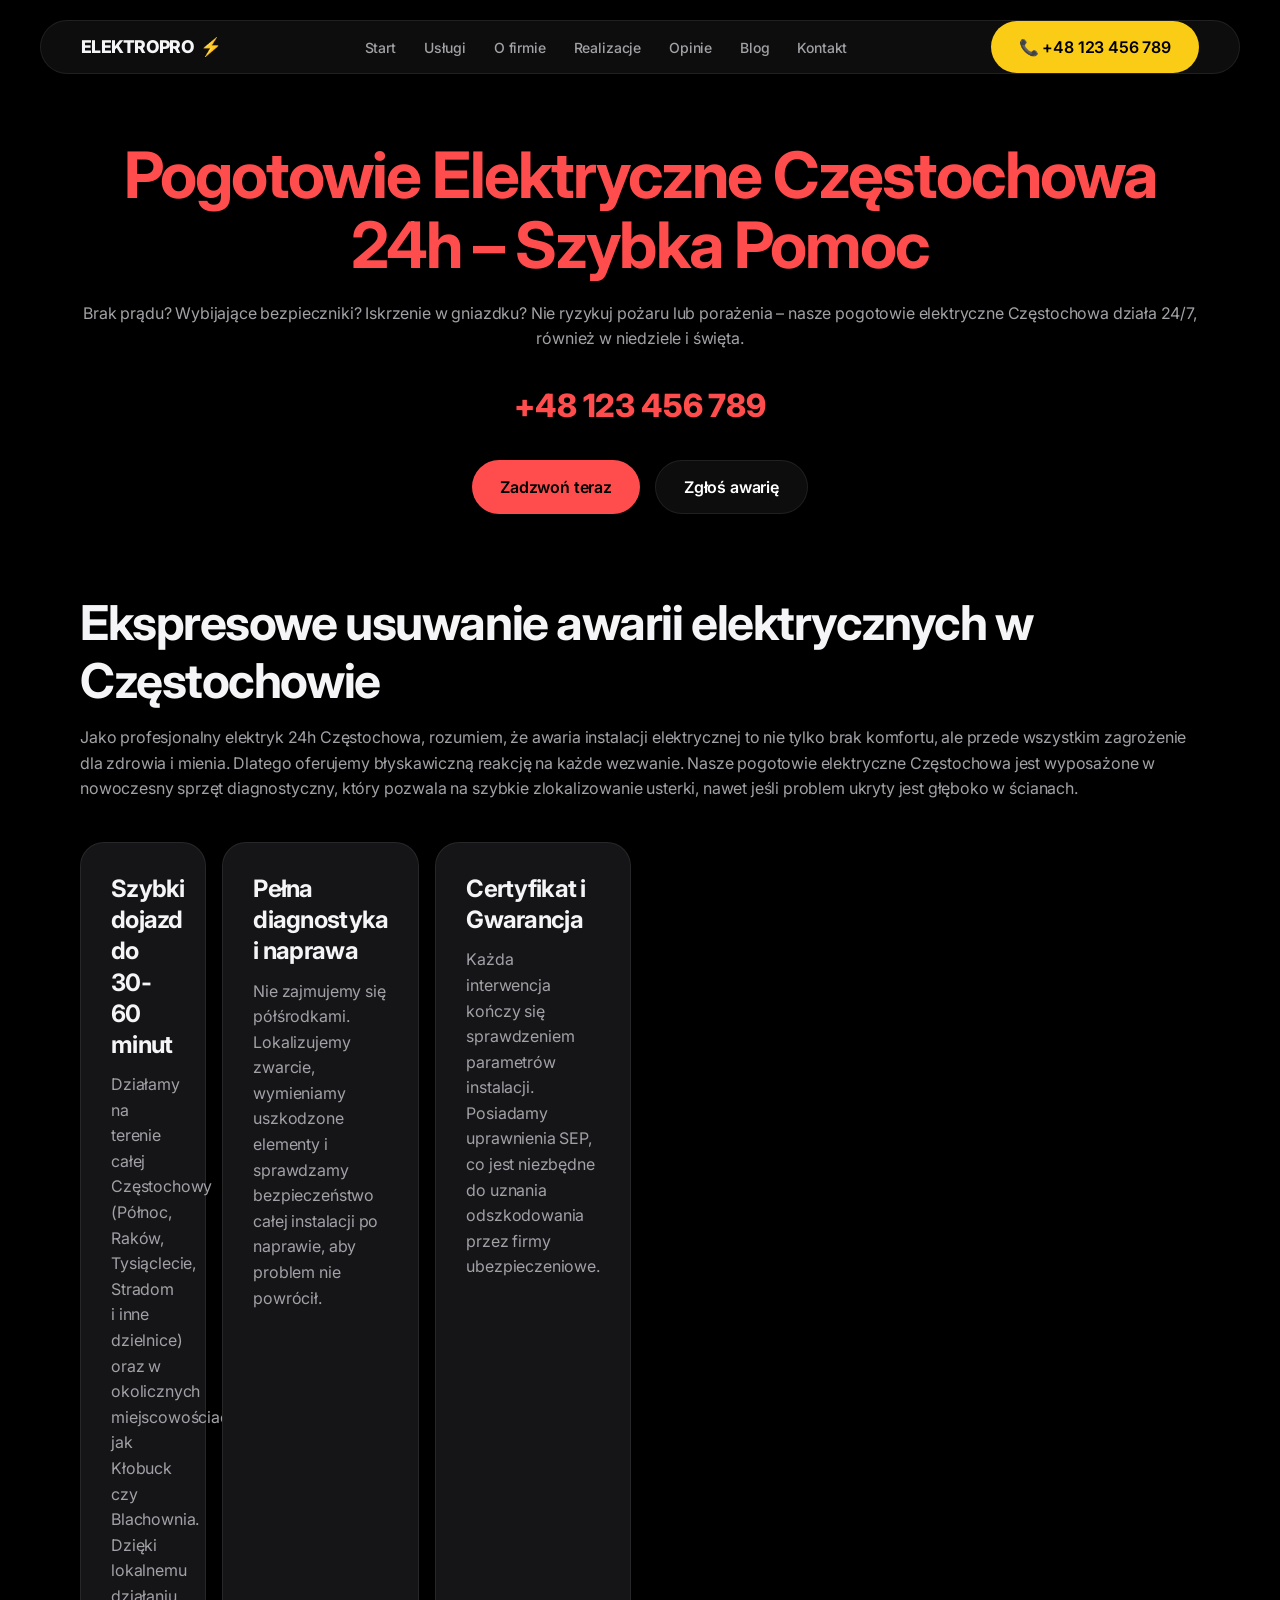
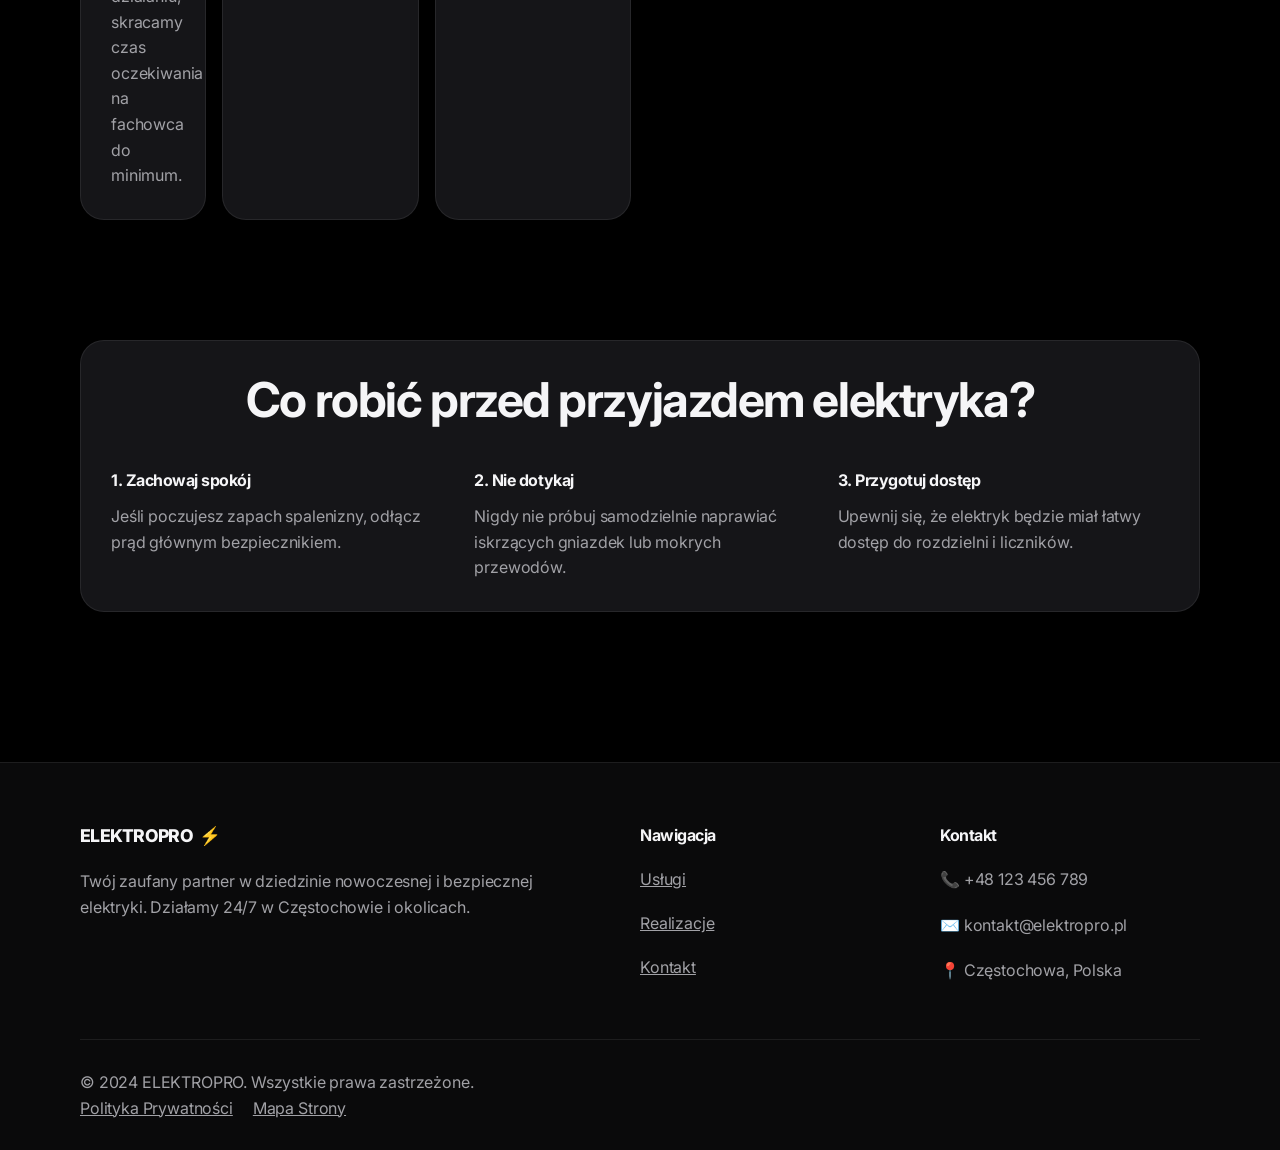
<file: usuwanie-awarii.html>
<!DOCTYPE html>
<html lang="pl">
<head>
    <meta charset="UTF-8">
    <meta name="viewport" content="width=device-width, initial-scale=1.0">
    <title>Pogotowie Elektryczne 24/7 Częstochowa | ELEKTROPRO</title>
    <meta name="description" content="Nagła awaria prądu? ELEKTROPRO oferuje ekspresowe usuwanie awarii elektrycznych w Częstochowie. Działamy 24h na dobę.">
    <link rel="stylesheet" href="css/style.css">
    <link rel="icon" href="data:image/svg+xml,<svg xmlns=%22http://www.w3.org/2000/svg%22 viewBox=%220 0 100 100%22><text y=%22.9em%22 font-size=%2290%22>⚡</text></svg>">
</head>
<body>
    <header>
        <nav class="container">
            <a href="index.html" class="logo">ELEKTROPRO<span>⚡</span></a>
            <ul class="nav-links">
                <li><a href="index.html">Start</a></li>
                <li><a href="uslugi.html">Usługi</a></li>
                <li><a href="o-mnie.html">O firmie</a></li>
                <li><a href="realizacje.html">Realizacje</a></li>
                <li><a href="opinie.html">Opinie</a></li>
                <li><a href="blog.html">Blog</a></li>
                <li><a href="kontakt.html">Kontakt</a></li>
            </ul>
            <div class="header-btns">
                <a href="tel:+48123456789" class="btn btn-primary">📞 +48 123 456 789</a>
            </div>
            <div class="burger">
                <span></span>
                <span></span>
                <span></span>
            </div>
        </nav>
    </header>

    <main>
        <section class="hero overlay" style="background-image: url('https://placehold.jp/24/121214/ffffff/1920x1080.png?text=Pogotowie+Elektryczne+24h');">
            <div class="container">
                <h1 class="fade-up" style="color: #ff4d4d;">Pogotowie Elektryczne Częstochowa 24h – Szybka Pomoc</h1>
                <p class="hero-sub fade-up">Brak prądu? Wybijające bezpieczniki? Iskrzenie w gniazdku? Nie ryzykuj pożaru lub porażenia – nasze pogotowie elektryczne Częstochowa działa 24/7, również w niedziele i święta.</p>
                <a href="tel:+48123456789" class="phone-large fade-up" style="color: #ff4d4d;">+48 123 456 789</a>
                <div class="hero-btns fade-up">
                    <a href="tel:+48123456789" class="btn btn-primary" style="background: #ff4d4d; border-color: #ff4d4d;">Zadzwoń teraz</a>
                    <a href="kontakt.html" class="btn btn-secondary">Zgłoś awarię</a>
                </div>
            </div>
        </section>

        <section class="container fade-up" style="margin-bottom: 120px;">
            <div class="section-head">
                <h2>Ekspresowe usuwanie awarii elektrycznych w Częstochowie</h2>
                <p class="text-dim">Jako profesjonalny elektryk 24h Częstochowa, rozumiem, że awaria instalacji elektrycznej to nie tylko brak komfortu, ale przede wszystkim zagrożenie dla zdrowia i mienia. Dlatego oferujemy błyskawiczną reakcję na każde wezwanie. Nasze pogotowie elektryczne Częstochowa jest wyposażone w nowoczesny sprzęt diagnostyczny, który pozwala na szybkie zlokalizowanie usterki, nawet jeśli problem ukryty jest głęboko w ścianach.</p>
            </div>

            <div class="bento-grid">
                <div class="bento-item" style="grid-column: span 2;">
                    <h3>Szybki dojazd do 30-60 minut</h3>
                    <p class="text-dim">Działamy na terenie całej Częstochowy (Północ, Raków, Tysiąclecie, Stradom i inne dzielnice) oraz w okolicznych miejscowościach jak Kłobuck czy Blachownia. Dzięki lokalnemu działaniu, skracamy czas oczekiwania na fachowca do minimum.</p>
                </div>
                <div class="bento-item">
                    <h3>Pełna diagnostyka i naprawa</h3>
                    <p class="text-dim">Nie zajmujemy się półśrodkami. Lokalizujemy zwarcie, wymieniamy uszkodzone elementy i sprawdzamy bezpieczeństwo całej instalacji po naprawie, aby problem nie powrócił.</p>
                </div>
                <div class="bento-item">
                    <h3>Certyfikat i Gwarancja</h3>
                    <p class="text-dim">Każda interwencja kończy się sprawdzeniem parametrów instalacji. Posiadamy uprawnienia SEP, co jest niezbędne do uznania odszkodowania przez firmy ubezpieczeniowe.</p>
                </div>
            </div>
        </section>

        <section class="container fade-up" style="margin-bottom: 150px;">
            <div class="form-card" style="text-align: center;">
                <h2>Co robić przed przyjazdem elektryka?</h2>
                <div style="display: grid; grid-template-columns: repeat(auto-fit, minmax(250px, 1fr)); gap: 32px; margin-top: 40px; text-align: left;">
                    <div>
                        <h4 style="margin-bottom: 12px;">1. Zachowaj spokój</h4>
                        <p class="text-dim">Jeśli poczujesz zapach spalenizny, odłącz prąd głównym bezpiecznikiem.</p>
                    </div>
                    <div>
                        <h4 style="margin-bottom: 12px;">2. Nie dotykaj</h4>
                        <p class="text-dim">Nigdy nie próbuj samodzielnie naprawiać iskrzących gniazdek lub mokrych przewodów.</p>
                    </div>
                    <div>
                        <h4 style="margin-bottom: 12px;">3. Przygotuj dostęp</h4>
                        <p class="text-dim">Upewnij się, że elektryk będzie miał łatwy dostęp do rozdzielni i liczników.</p>
                    </div>
                </div>
            </div>
        </section>
    </main>

    <footer>
        <div class="container">
            <div class="footer-grid">
                <div>
                    <a href="index.html" class="logo mb-20">ELEKTROPRO<span>⚡</span></a>
                    <p class="text-dim">Twój zaufany partner w dziedzinie nowoczesnej i bezpiecznej elektryki. Działamy 24/7 w Częstochowie i okolicach.</p>
                </div>
                <div>
                    <h4 class="mb-20">Nawigacja</h4>
                    <ul style="list-style: none;">
                        <li class="mb-20"><a href="uslugi.html" class="text-dim">Usługi</a></li>
                        <li class="mb-20"><a href="realizacje.html" class="text-dim">Realizacje</a></li>
                        <li class="mb-20"><a href="kontakt.html" class="text-dim">Kontakt</a></li>
                    </ul>
                </div>
                <div>
                    <h4 class="mb-20">Kontakt</h4>
                    <p class="text-dim mb-20">📞 +48 123 456 789</p>
                    <p class="text-dim mb-20">✉️ kontakt@elektropro.pl</p>
                    <p class="text-dim">📍 Częstochowa, Polska</p>
                </div>
            </div>
            <div class="footer-bottom">
                <p>&copy; 2024 ELEKTROPRO. Wszystkie prawa zastrzeżone.</p>
                <div style="display: flex; gap: 20px;">
                    <a href="polityka-prywatnosci.html" class="text-dim">Polityka Prywatności</a>
                    <a href="sitemap.xml" class="text-dim">Mapa Strony</a>
                </div>
            </div>
        </div>
    </footer>

    <div class="sticky-cta">
        <a href="tel:+48123456789" class="btn btn-primary">📞 Zadzwoń teraz</a>
    </div>

    <script src="js/script.js"></script>
</body>
</html>
</file>
<file: css/style.css>
/*
   Premium Modern Electrician Design System (V6)
   Aesthetic: High-End Dark Mode with Electric Accents
   Architecture: Mobile-First
*/

@import url('https://fonts.googleapis.com/css2?family=Inter:wght@300;400;500;600;700;800&display=swap');

:root {
    --bg: #000000;
    --bg-elevated: #0A0A0B;
    --bg-card: #151518;
    --border: rgba(255, 255, 255, 0.08);
    --border-hover: rgba(255, 255, 255, 0.15);
    --accent: #FACC15; /* Electric Yellow */
    --accent-hover: #EAB308;
    --accent-dim: rgba(250, 204, 21, 0.1);
    --text-main: #F5F5F7;
    --text-secondary: #A1A1A6;
    --max-width: 1200px;
    --ease: cubic-bezier(0.4, 0, 0.2, 1);
    --ease-out: cubic-bezier(0, 0, 0, 1);
    --radius-sm: 8px;
    --radius-md: 12px;
    --radius-lg: 24px;
    --radius-xl: 32px;
    --shadow-premium: 0 20px 40px rgba(0, 0, 0, 0.6);
    --shadow-accent: 0 10px 30px rgba(250, 204, 21, 0.15);
}

/* --- Base & Mobile Styles --- */
* {
    margin: 0;
    padding: 0;
    box-sizing: border-box;
    -webkit-font-smoothing: antialiased;
    -moz-osx-font-smoothing: grayscale;
}

html {
    scroll-behavior: smooth;
    font-size: 16px; /* Base size for mobile */
}

body {
    font-family: 'Inter', -apple-system, BlinkMacSystemFont, sans-serif;
    background-color: var(--bg);
    color: var(--text-main);
    line-height: 1.5;
    font-weight: 400;
    letter-spacing: -0.01em;
    overflow-x: hidden;
}

.container {
    width: 100%;
    max-width: var(--max-width);
    margin: 0 auto;
    padding: 0 20px; /* Reduced for mobile */
}

/* Typography Mobile First */
h1, h2, h3, h4 {
    color: var(--text-main);
    letter-spacing: -0.03em;
    font-weight: 700;
}

h1 { font-size: 2.5rem; line-height: 1.1; margin-bottom: 20px; }
h2 { font-size: 2rem; line-height: 1.2; margin-bottom: 16px; }
h3 { font-size: 1.5rem; line-height: 1.3; margin-bottom: 12px; }

p {
    font-size: 1rem;
    color: var(--text-secondary);
    line-height: 1.6;
}

/* Navigation - Mobile First */
header {
    position: fixed;
    top: 0;
    left: 0;
    right: 0;
    z-index: 1000;
    padding: 15px 0;
    transition: all 0.3s var(--ease);
}

header.scrolled {
    padding: 10px 0;
    background: rgba(0, 0, 0, 0.85);
    backdrop-filter: blur(20px);
    -webkit-backdrop-filter: blur(20px);
    border-bottom: 1px solid var(--border);
}

nav {
    display: flex;
    justify-content: space-between;
    align-items: center;
    background: rgba(255, 255, 255, 0.05);
    backdrop-filter: blur(20px);
    -webkit-backdrop-filter: blur(20px);
    padding: 8px 12px 8px 20px;
    border-radius: 100px;
    border: 1px solid var(--border);
    margin: 0 auto;
    width: calc(100% - 30px);
}

.logo {
    font-weight: 800;
    font-size: 1.1rem;
    letter-spacing: -0.04em;
    color: var(--text-main);
    text-decoration: none;
    display: flex;
    align-items: center;
    gap: 6px;
}

.logo span { color: var(--accent); }

.nav-links {
    position: fixed;
    top: 0;
    right: -100%;
    width: 100%;
    height: 100vh;
    background: var(--bg);
    flex-direction: column;
    align-items: center;
    justify-content: center;
    transition: right 0.5s var(--ease);
    z-index: 1001;
    gap: 30px;
    display: flex;
    list-style: none;
}

.nav-links.nav-active {
    right: 0;
}

.nav-links a {
    text-decoration: none;
    color: #fff;
    font-size: 1.75rem;
    font-weight: 700;
    transition: color 0.2s var(--ease);
}

.nav-links a:hover, .nav-links a.active {
    color: var(--accent);
}

.burger {
    width: 44px;
    height: 44px;
    display: flex;
    flex-direction: column;
    align-items: center;
    justify-content: center;
    background: rgba(255,255,255,0.05);
    border-radius: 50%;
    cursor: pointer;
    gap: 4px;
    position: relative;
    z-index: 1002;
}

.burger span {
    width: 20px;
    height: 2px;
    background: #fff;
    transition: all 0.3s var(--ease);
}

.burger.toggle span:nth-child(1) { transform: rotate(45deg) translate(4px, 4px); }
.burger.toggle span:nth-child(2) { opacity: 0; }
.burger.toggle span:nth-child(3) { transform: rotate(-45deg) translate(4px, -4px); }

/* Buttons - Mobile Focused */
.btn {
    display: inline-flex;
    align-items: center;
    justify-content: center;
    padding: 14px 28px;
    border-radius: 100px;
    font-size: 1rem;
    font-weight: 600;
    text-decoration: none;
    transition: all 0.3s var(--ease);
    cursor: pointer;
    border: none;
    gap: 10px;
    width: 100%; /* Full width on mobile */
}

.btn-primary {
    background: var(--accent);
    color: #000;
}

.btn-secondary {
    background: rgba(255, 255, 255, 0.05);
    color: #fff;
    border: 1px solid var(--border);
}

/* Hero Section - Mobile First */
.hero {
    padding: 140px 0 80px;
    text-align: center;
    position: relative;
    overflow: hidden;
    background-size: cover;
    background-position: center;
}

.hero.overlay::before {
    content: '';
    position: absolute;
    top: 0;
    left: 0;
    width: 100%;
    height: 100%;
    background: linear-gradient(to bottom, rgba(0,0,0,0.7) 0%, rgba(0,0,0,0.95) 100%);
    z-index: 1;
}

.hero .container {
    position: relative;
    z-index: 2;
}

.hero .hero-sub {
    margin: 0 auto 30px;
    font-size: 1rem;
}

.hero .phone-large {
    display: block;
    font-size: 2rem;
    font-weight: 800;
    color: var(--accent);
    text-decoration: none;
    margin-bottom: 30px;
}

.hero-btns {
    display: flex;
    flex-direction: column;
    gap: 15px;
}

/* Bento Grid - Mobile First (Stacked) */
.bento-grid {
    display: flex;
    flex-direction: column;
    gap: 16px;
    margin: 40px 0;
}

.bento-item {
    background: var(--bg-card);
    border: 1px solid var(--border);
    border-radius: var(--radius-lg);
    padding: 30px;
}

/* Services - Mobile First */
.services-compact {
    display: flex;
    flex-direction: column;
    gap: 16px;
}

.service-box {
    background: var(--bg-elevated);
    border: 1px solid var(--border);
    border-radius: var(--radius-lg);
    padding: 30px;
}

.service-box .icon {
    font-size: 2rem;
    margin-bottom: 20px;
    display: inline-block;
    padding: 12px;
    background: var(--accent-dim);
    border-radius: var(--radius-md);
    color: var(--accent);
}

/* Form - Mobile First */
.form-card {
    background: var(--bg-card);
    border: 1px solid var(--border);
    border-radius: var(--radius-lg);
    padding: 30px;
}

input, textarea, select {
    width: 100%;
    padding: 14px 18px;
    background: rgba(255, 255, 255, 0.04);
    border: 1px solid var(--border);
    border-radius: var(--radius-md);
    color: #fff;
    font-size: 1rem;
    margin-bottom: 16px;
}

/* Sticky CTA - Mobile Focused */
.sticky-cta {
    position: fixed;
    bottom: 20px;
    left: 15px;
    right: 15px;
    z-index: 999;
}

@media (min-width: 769px) {
    .sticky-cta { display: none; }
}

.sticky-cta .btn {
    box-shadow: 0 10px 30px rgba(250, 204, 21, 0.4);
}

/* Footer - Mobile First */
footer {
    padding: 60px 0 30px;
    background: var(--bg-elevated);
    border-top: 1px solid var(--border);
}

.footer-grid {
    display: flex;
    flex-direction: column;
    gap: 40px;
    margin-bottom: 40px;
}

.footer-bottom {
    padding-top: 30px;
    border-top: 1px solid var(--border);
    flex-direction: column;
    gap: 20px;
    text-align: center;
}

/* --- Responsive Upgrades (Desktop) --- */
@media (min-width: 768px) {
    .container { padding: 0 40px; }
    h1 { font-size: 4rem; }
    h2 { font-size: 3rem; }

    .btn { width: auto; }
    .hero-btns { flex-direction: row; justify-content: center; }

    .bento-grid {
        display: grid;
        grid-template-columns: repeat(12, 1fr);
    }
    .bento-1 { grid-column: span 8; }
    .bento-2 { grid-column: span 4; }
    .bento-3 { grid-column: span 4; }
    .bento-4 { grid-column: span 5; }
    .bento-5 { grid-column: span 3; }

    .services-compact {
        display: grid;
        grid-template-columns: repeat(auto-fit, minmax(280px, 1fr));
    }

    .grid-2 {
        display: grid;
        grid-template-columns: 1fr 1fr;
        gap: 60px;
    }

    .footer-grid {
        display: grid;
        grid-template-columns: 2fr 1fr 1fr;
    }
    .footer-bottom { flex-direction: row; justify-content: space-between; text-align: left; }
}

@media (min-width: 901px) {
    nav {
        padding: 10px 14px 10px 28px;
        width: 100%;
        max-width: 1000px;
    }

    .burger { display: none; }

    .nav-links {
        position: static;
        width: auto;
        height: auto;
        background: transparent;
        flex-direction: row;
        gap: 28px;
    }

    .nav-links a {
        font-size: 0.875rem;
        font-weight: 500;
        color: var(--text-secondary);
    }

    header { padding: 20px 0; }
}

/* Utilities */
.py-section { padding: 60px 0; }
@media (min-width: 768px) { .py-section { padding: 100px 0; } }

.mb-20 { margin-bottom: 20px; }
.mb-40 { margin-bottom: 40px; }
.text-center { text-align: center; }
.text-accent { color: var(--accent); }
.text-dim { color: var(--text-secondary); }

/* Animations */
.fade-up {
    opacity: 0;
    transform: translateY(20px);
    transition: opacity 0.6s var(--ease-out), transform 0.6s var(--ease-out);
}
.fade-up.visible {
    opacity: 1;
    transform: translateY(0);
}

@keyframes navLinkFade {
    from { opacity: 0; transform: translateX(50px); }
    to { opacity: 1; transform: translateX(0); }
}
</file>
